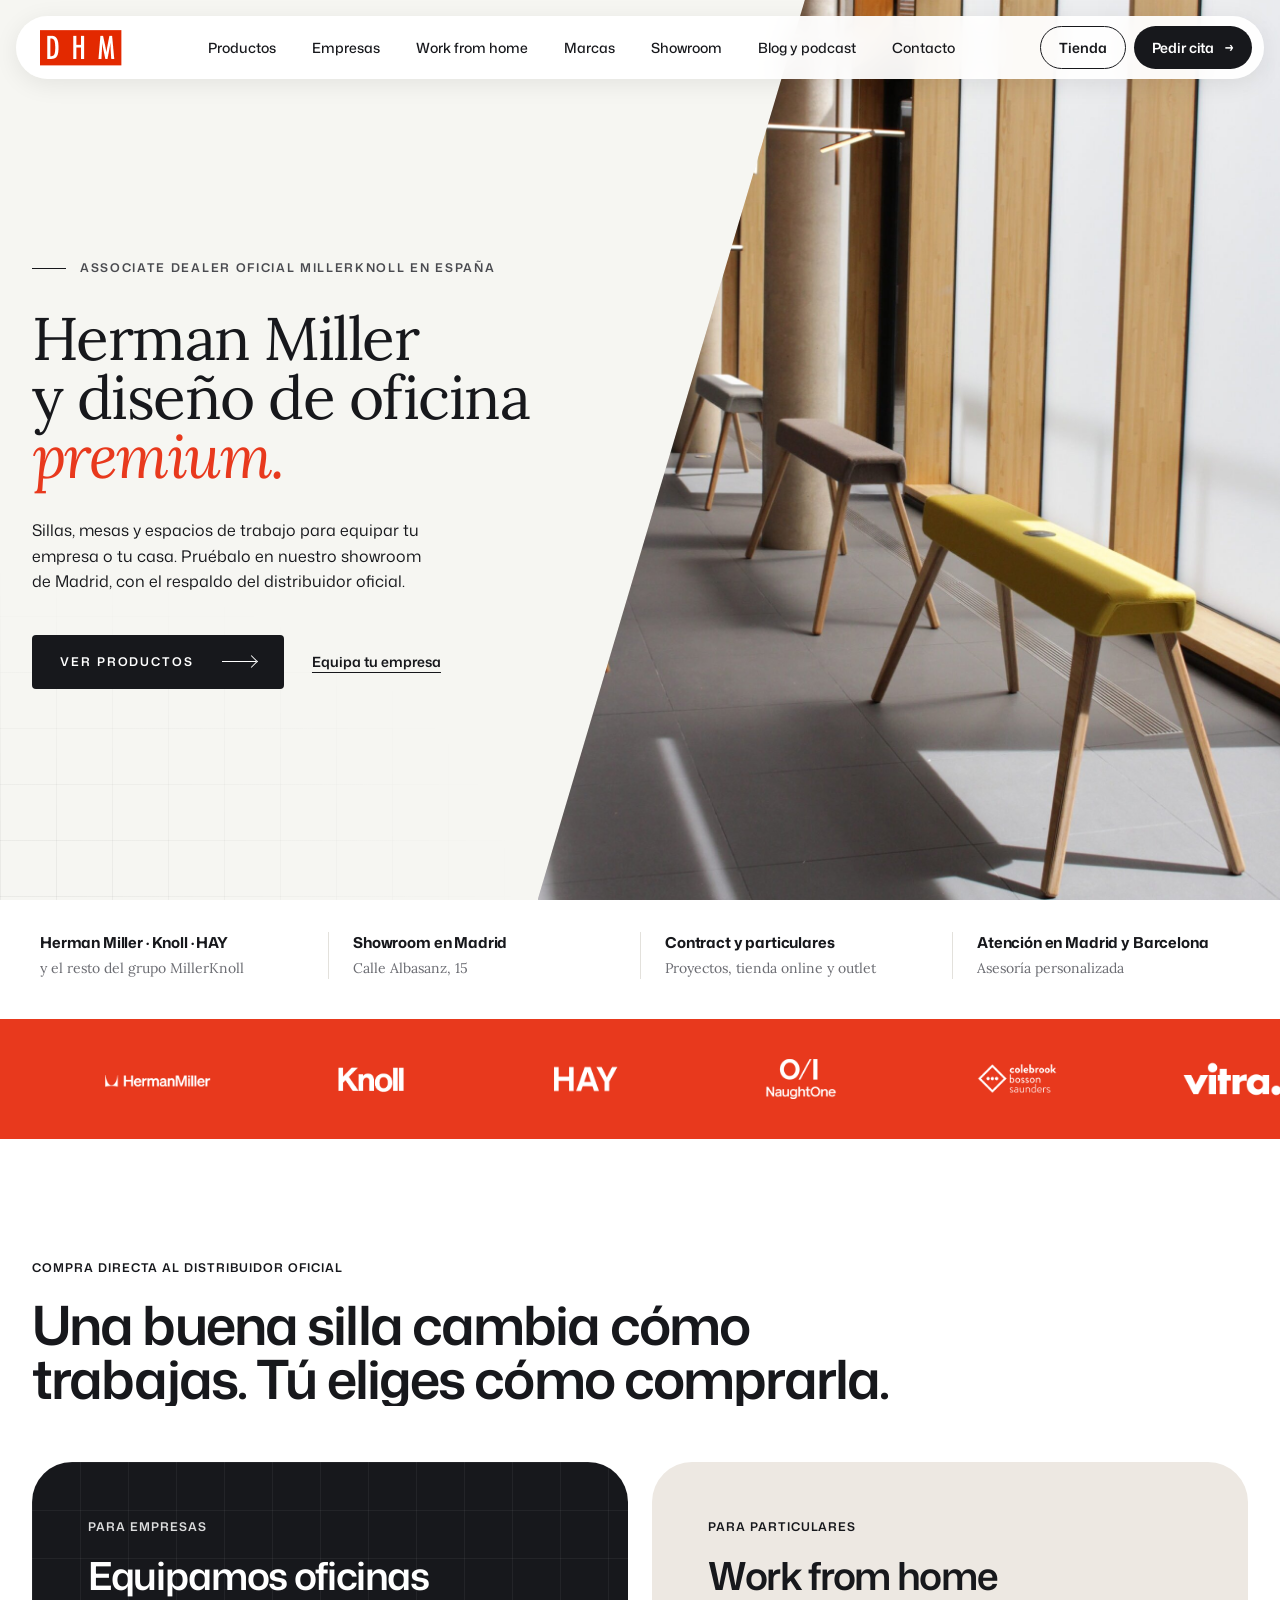
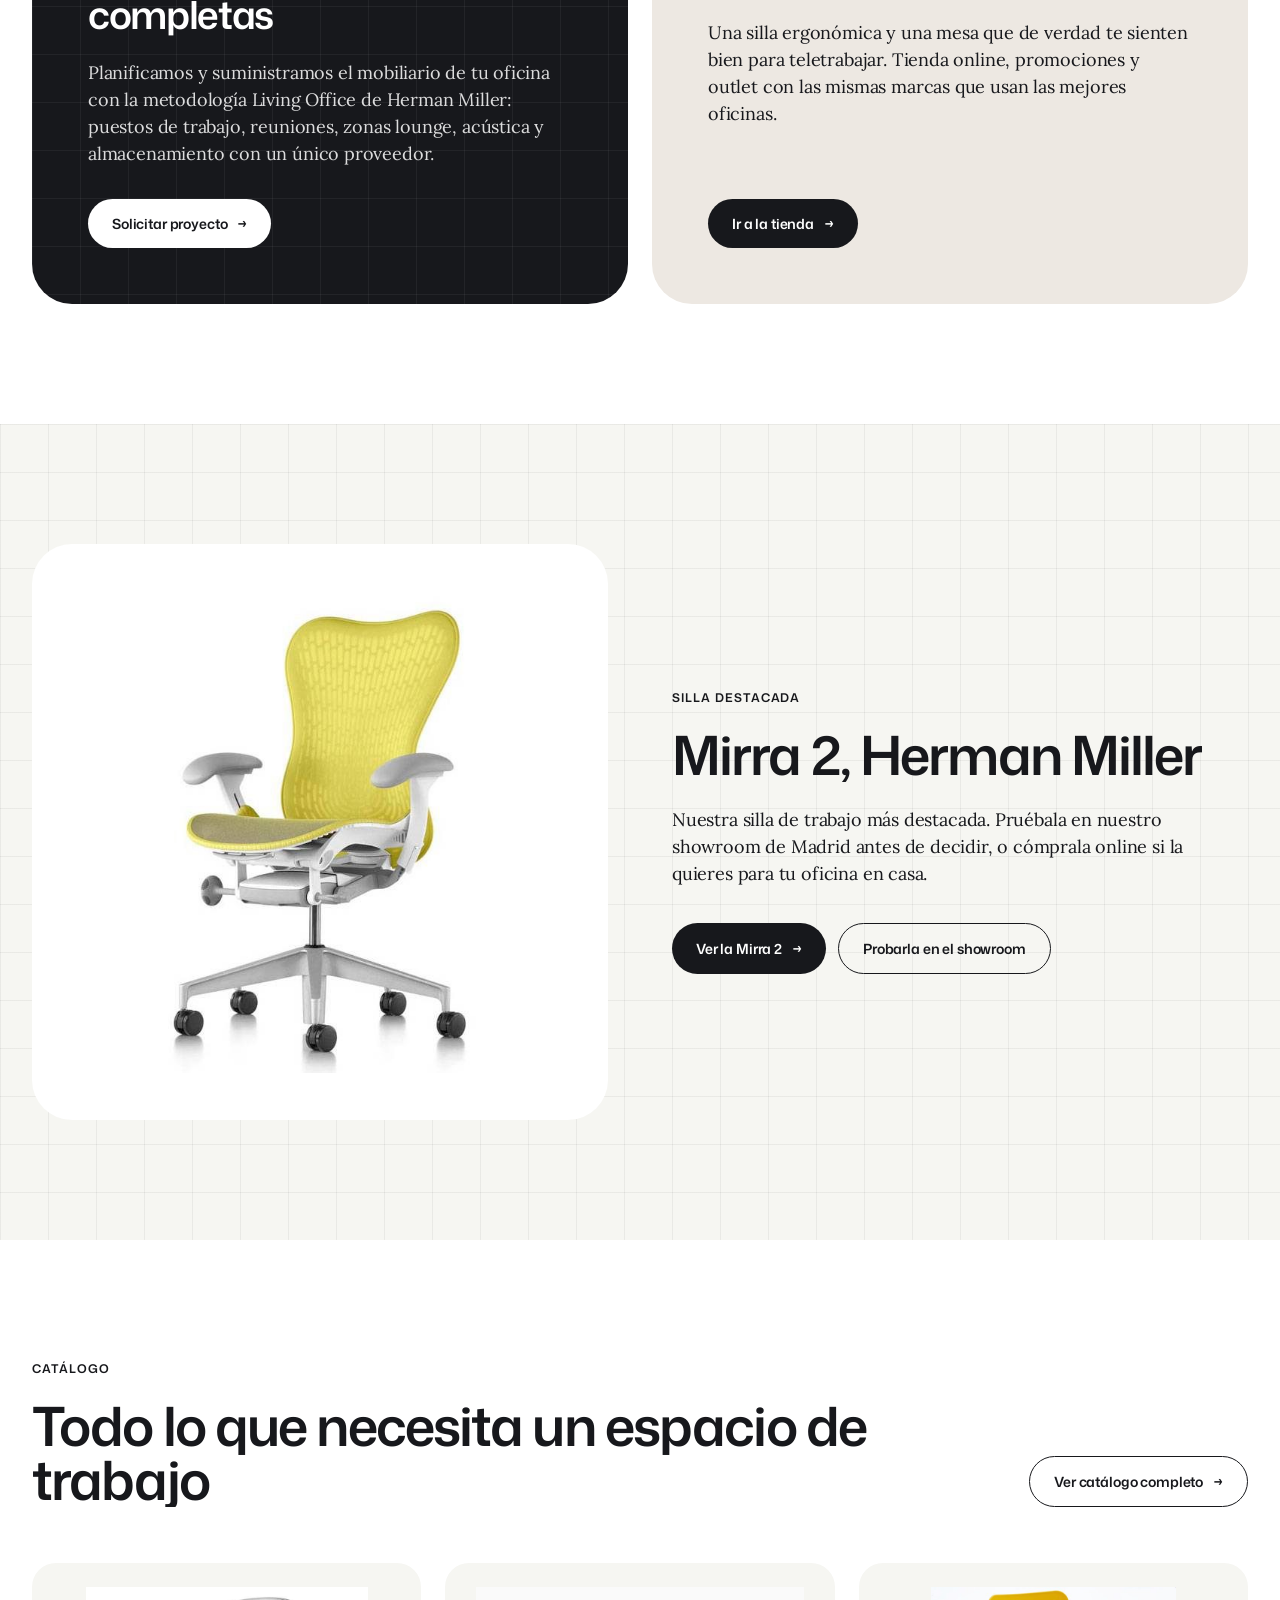
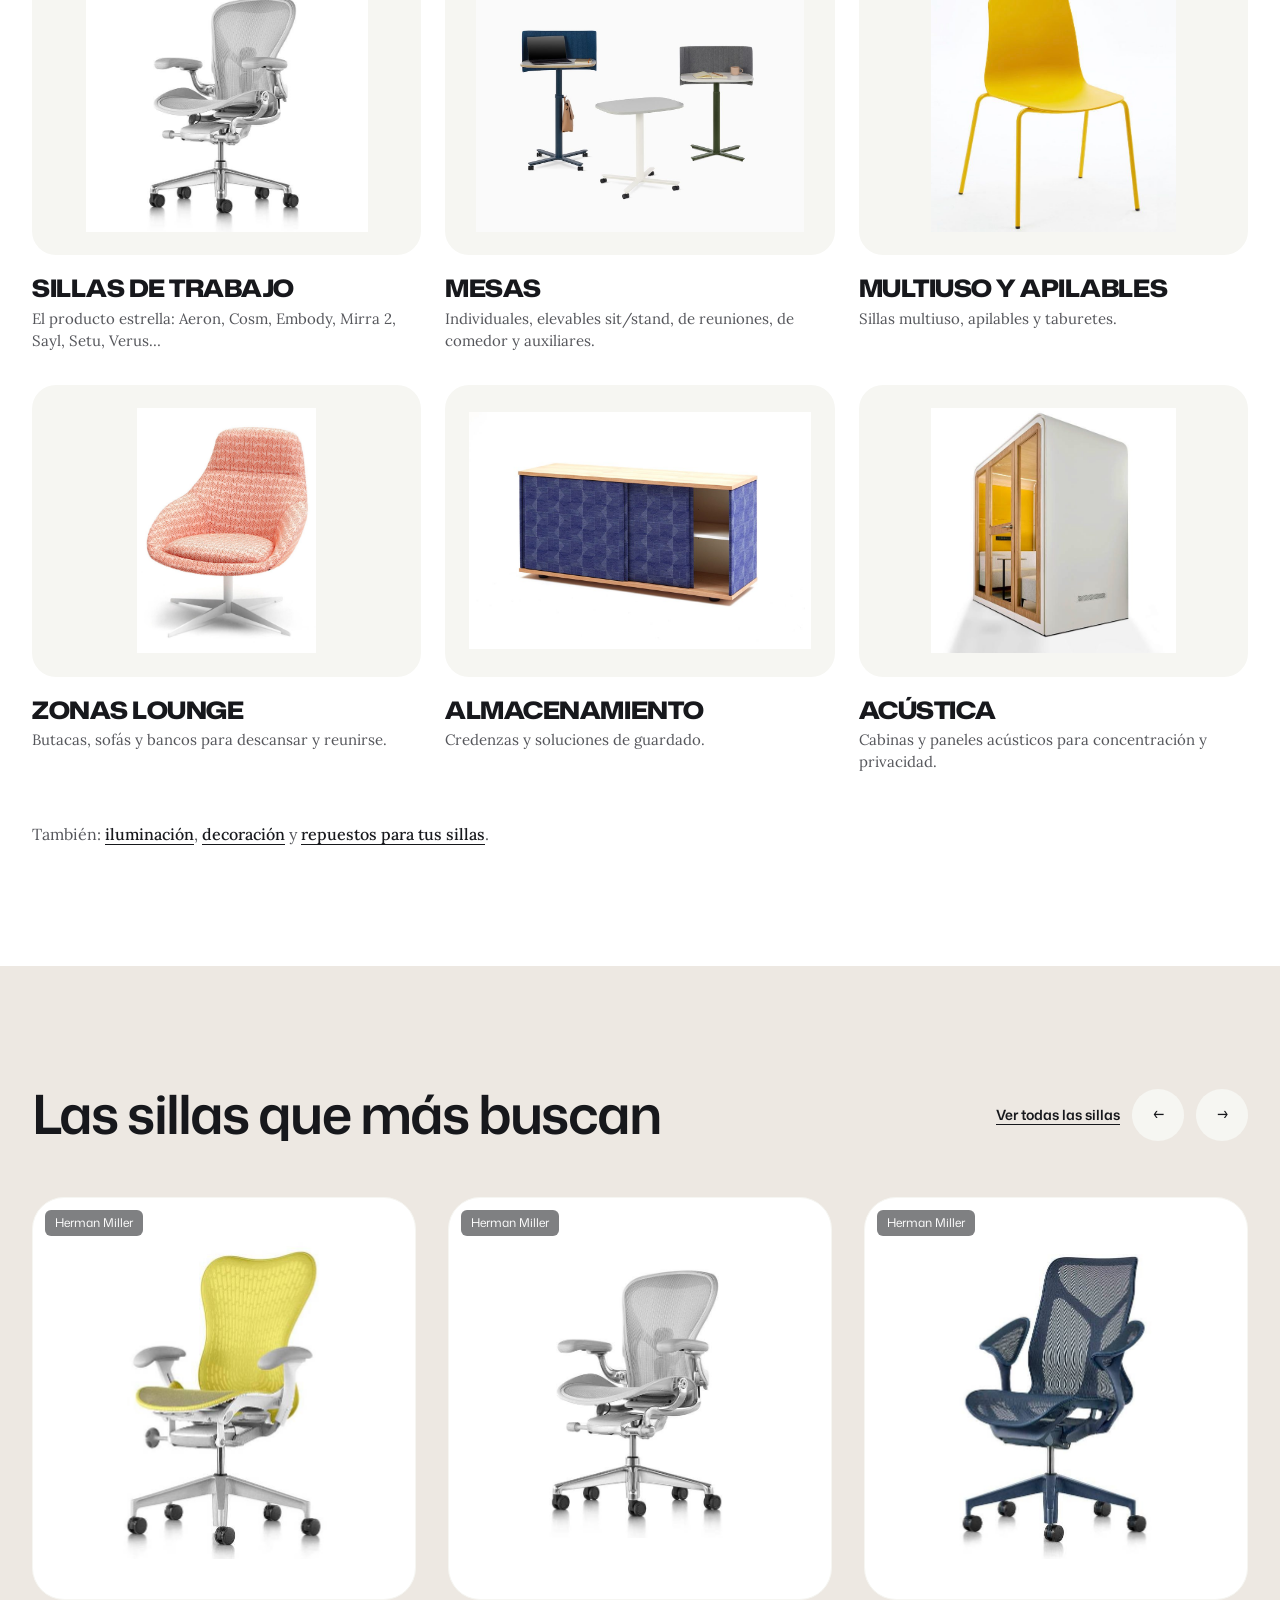
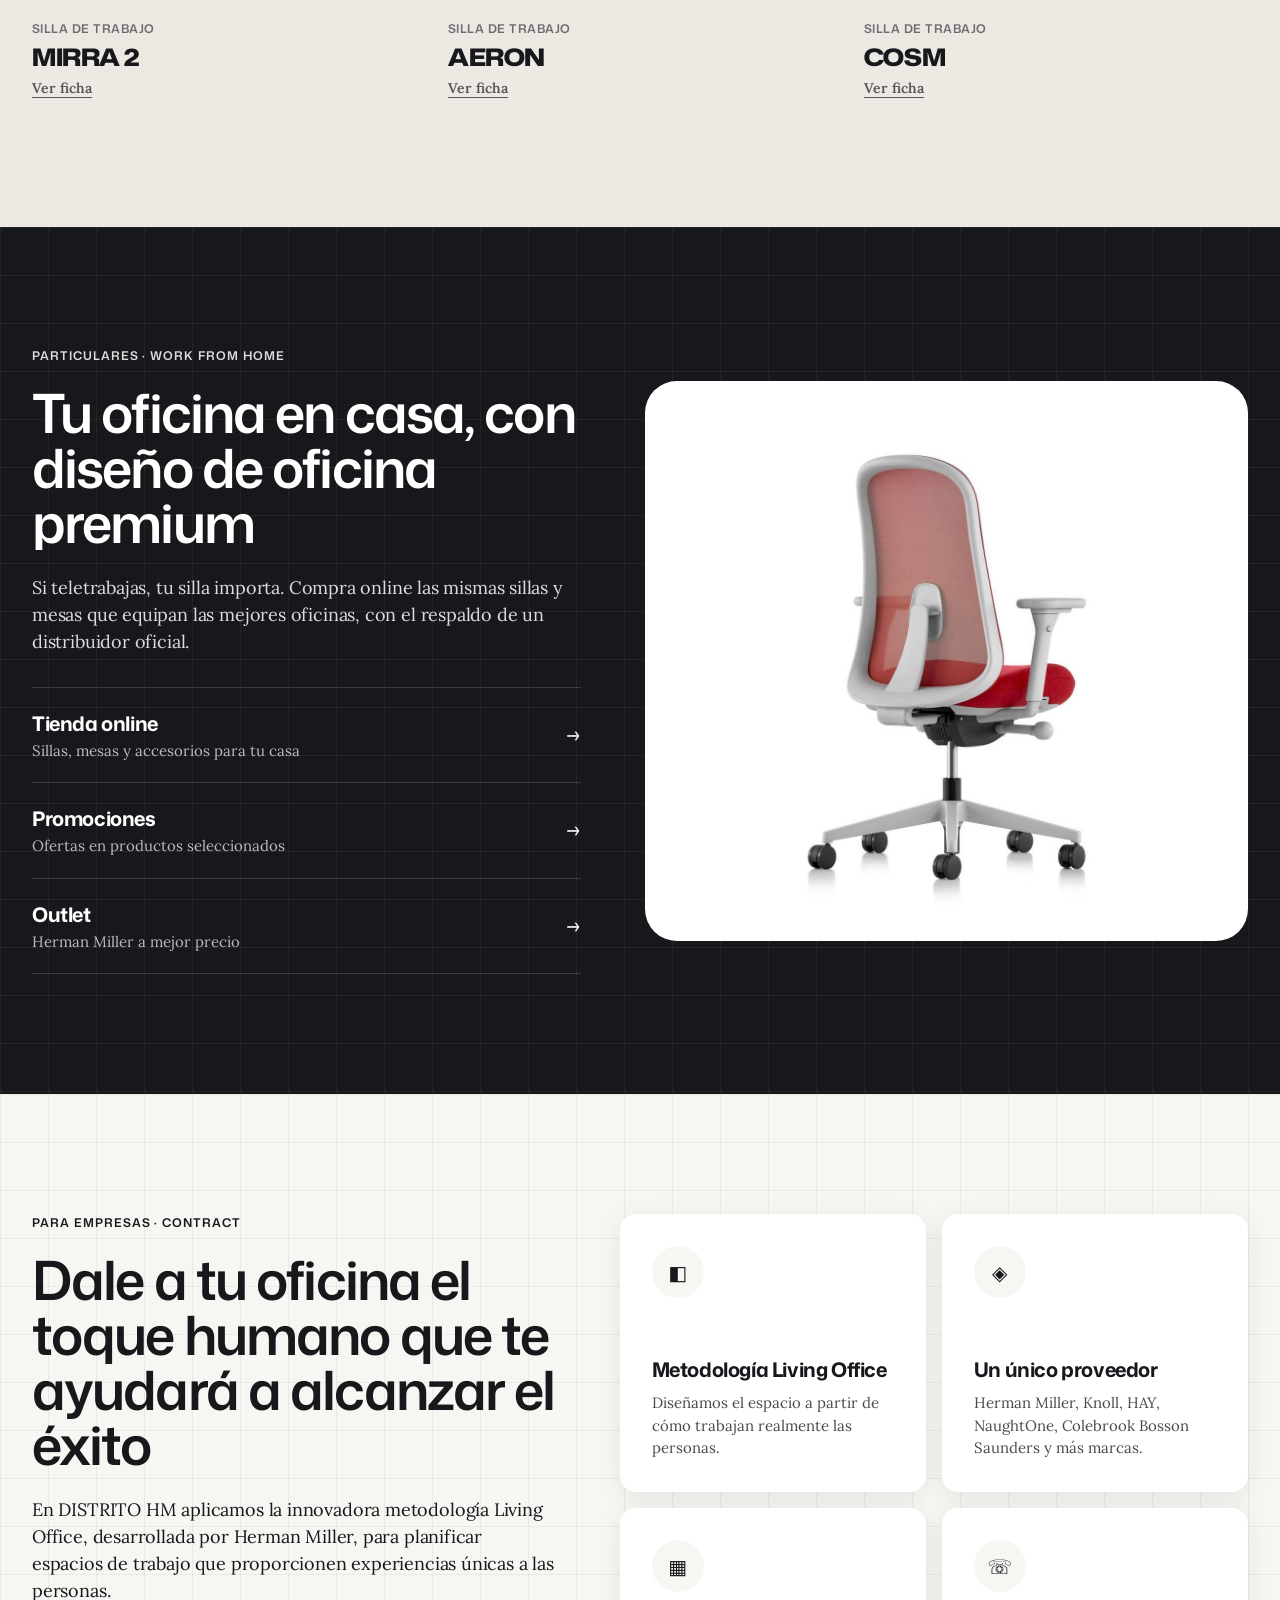
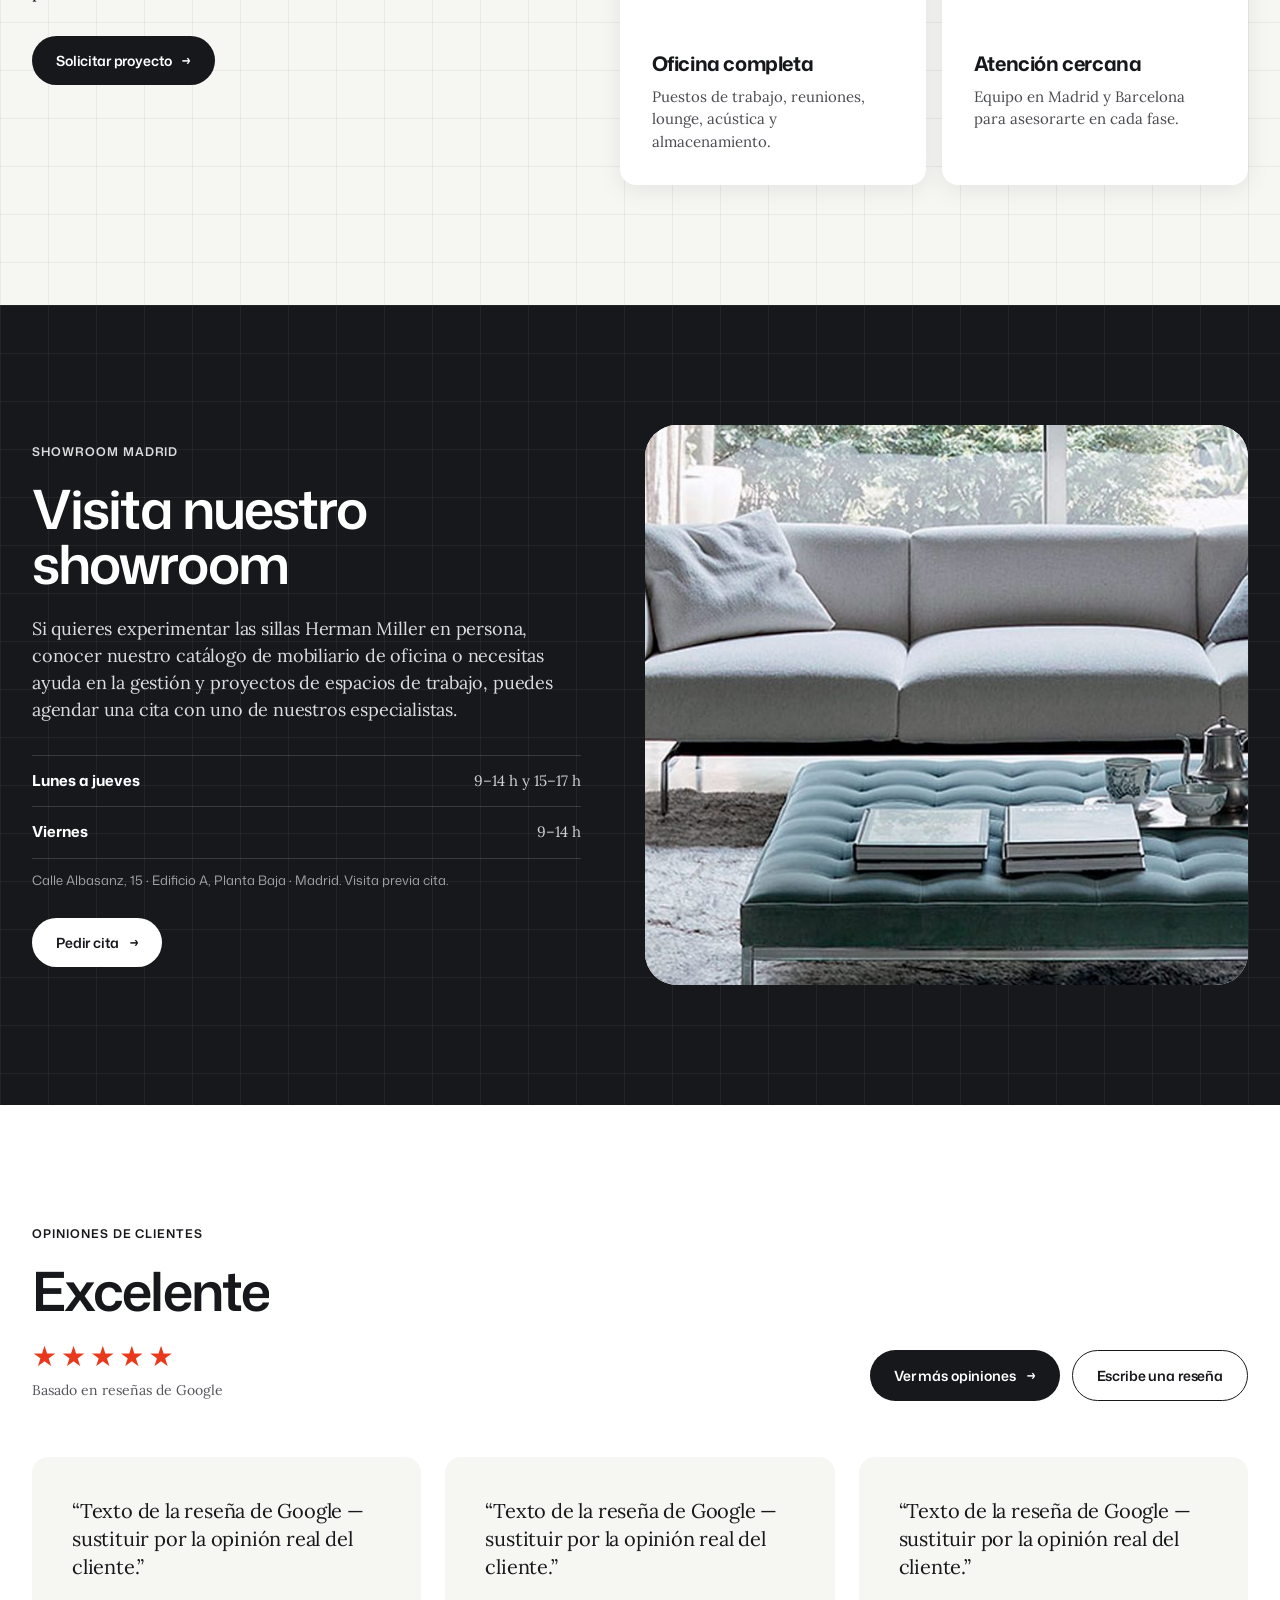
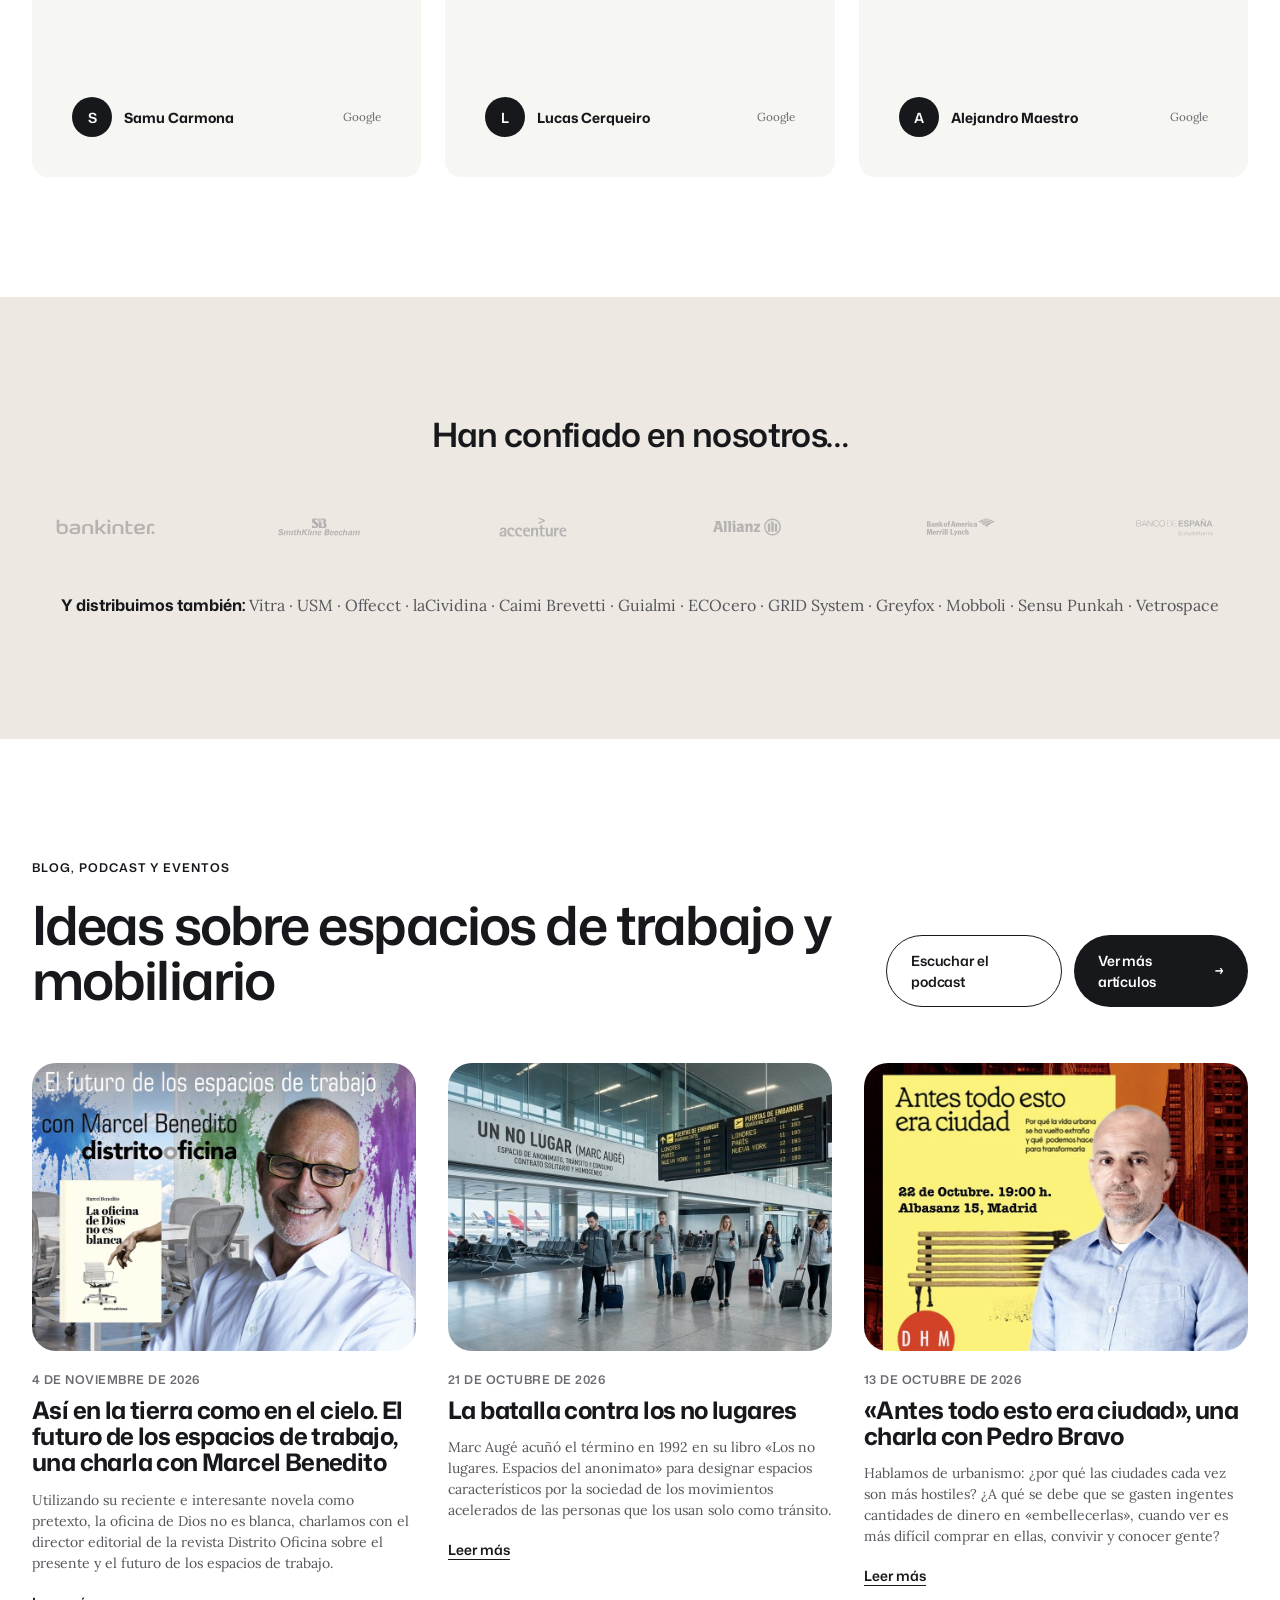
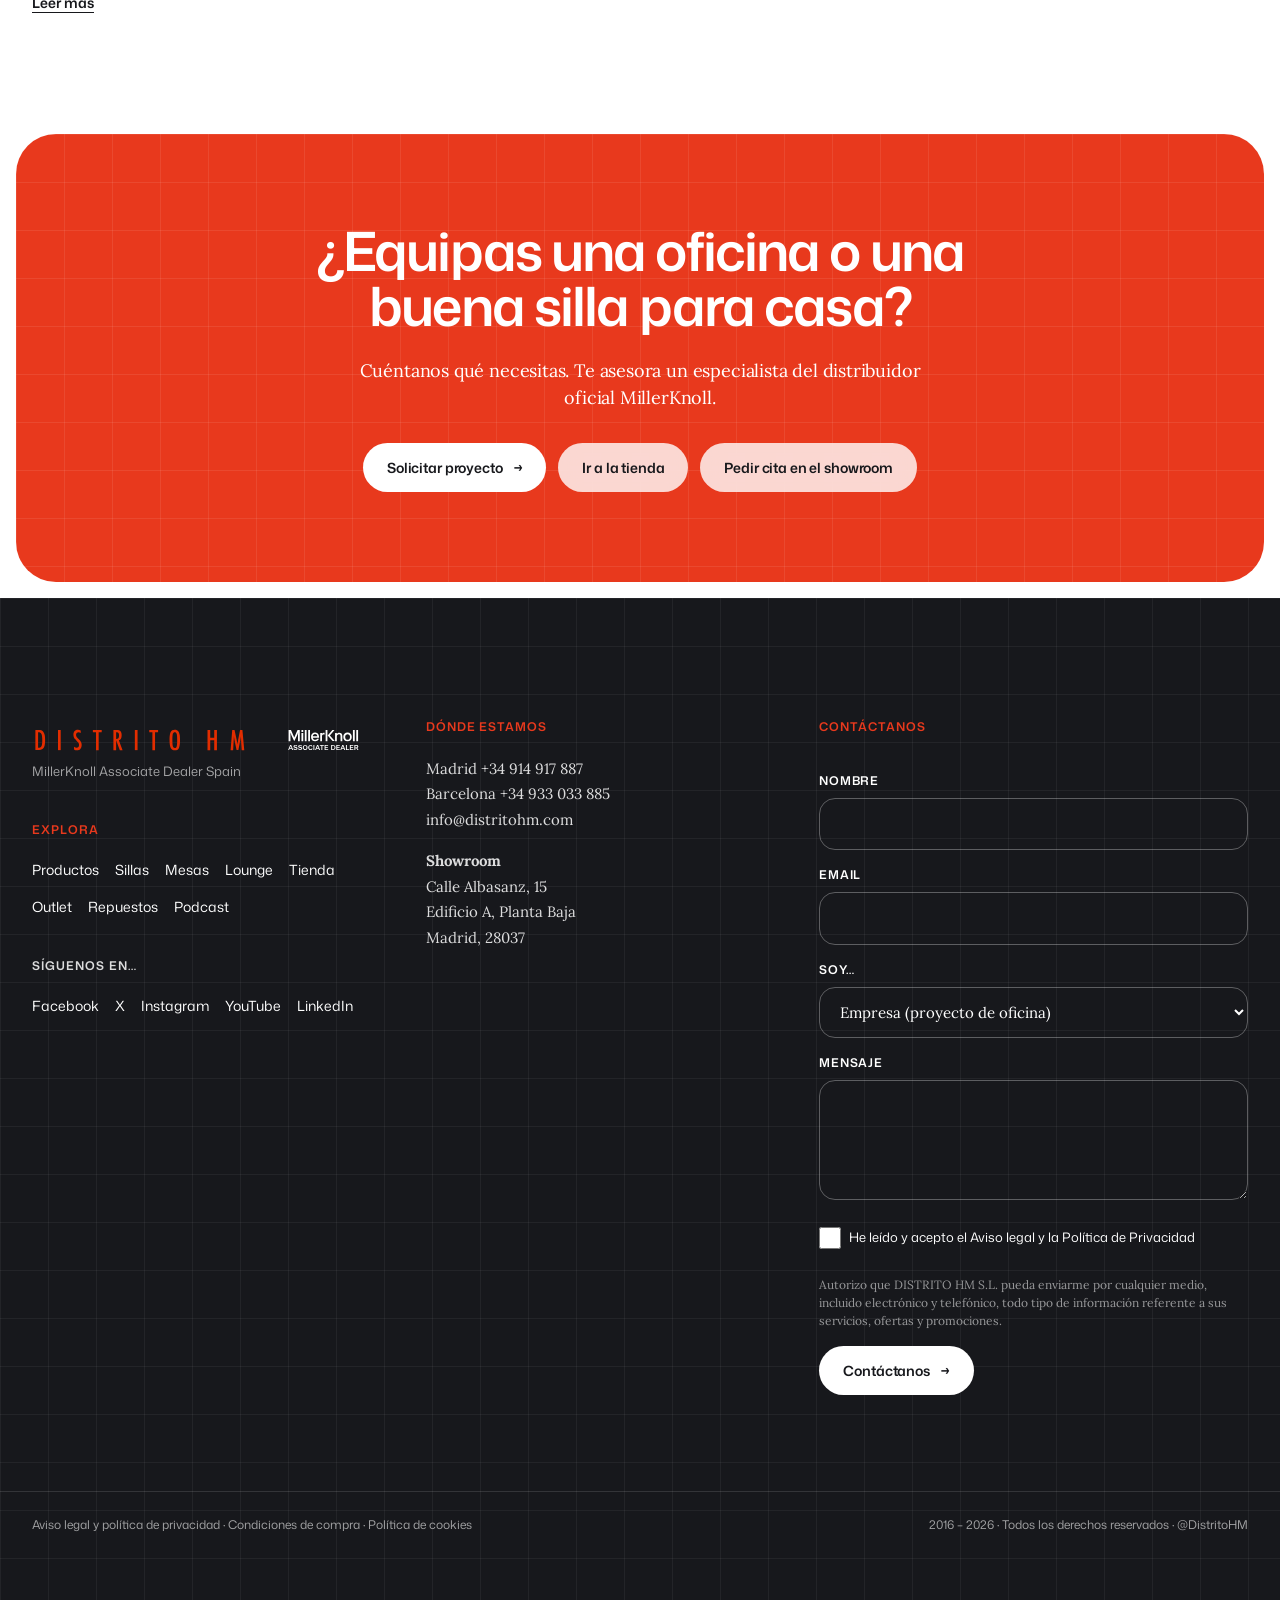
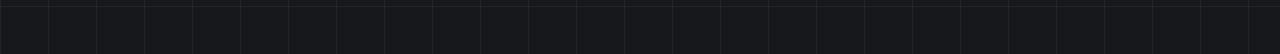
<file: index.html>
<!DOCTYPE html>
<html lang="es">
<head>
<meta charset="utf-8">
<meta name="viewport" content="width=device-width, initial-scale=1">
<title>Distrito HM — Propuesta de diseño web | Growth Digital</title>
<meta name="description" content="Propuesta de rediseño web para Distrito HM, distribuidor oficial MillerKnoll en España: Herman Miller, Knoll y HAY, con catálogo, fichas de producto y showroom en Madrid. Por Growth Digital.">
<meta name="robots" content="noindex, nofollow">
<link rel="icon" type="image/png" href="assets/favicon.png">
<link rel="apple-touch-icon" href="assets/favicon.png">
<meta name="theme-color" content="#e8391d">
<meta property="og:type" content="website">
<meta property="og:site_name" content="Distrito HM · Propuesta de Growth Digital">
<meta property="og:locale" content="es_ES">
<meta property="og:title" content="Distrito HM — Propuesta de diseño web | Growth Digital">
<meta property="og:description" content="Propuesta de rediseño web para Distrito HM, distribuidor oficial MillerKnoll en España: Herman Miller, Knoll y HAY, con catálogo, fichas de producto y showroom en Madrid. Por Growth Digital.">
<meta property="og:url" content="https://distrito-hm-propuesta.pages.dev/">
<meta property="og:image" content="https://distrito-hm-propuesta.pages.dev/assets/og-propuesta.jpg">
<meta property="og:image:width" content="1200">
<meta property="og:image:height" content="630">
<meta property="og:image:alt" content="Propuesta de web para Distrito HM: Herman Miller y diseño de oficina premium">
<meta name="twitter:card" content="summary_large_image">
<meta name="twitter:title" content="Distrito HM — Propuesta de diseño web | Growth Digital">
<meta name="twitter:description" content="Propuesta de rediseño web para Distrito HM, distribuidor oficial MillerKnoll en España: Herman Miller, Knoll y HAY, con catálogo, fichas de producto y showroom en Madrid. Por Growth Digital.">
<meta name="twitter:image" content="https://distrito-hm-propuesta.pages.dev/assets/og-propuesta.jpg">
<link rel="preconnect" href="https://fonts.googleapis.com">
<link rel="preconnect" href="https://fonts.gstatic.com" crossorigin>
<link href="https://fonts.googleapis.com/css2?family=Lora:ital,wght@0,400;0,500;1,400&family=Mona+Sans:wdth,wght@75..125,200..900&display=swap" rel="stylesheet">
<link rel="stylesheet" href="styles.css">
</head>
<body>

<header class="nav" id="nav">
  <div class="nav__inner">
    <a class="logo" href="#top" aria-label="Distrito HM"><img src="assets/logos/dhm-mark.png" alt="Distrito HM" height="36"></a>
    <nav class="nav__links" id="navLinks" aria-label="Principal">
      <a href="productos.html">Productos</a>
      <a href="#empresas">Empresas</a>
      <a href="#wfh">Work from home</a>
      <a href="#marcas">Marcas</a>
      <a href="#showroom">Showroom</a>
      <a href="#blog">Blog y podcast</a>
      <a href="#contacto">Contacto</a>
    </nav>
    <div class="nav__cta">
      <a class="btn btn--outline" href="#wfh">Tienda</a>
      <a class="btn btn--dark" href="#showroom">Pedir cita <i>→</i></a>
    </div>
    <button class="burger" id="burger" aria-label="Abrir menú" aria-expanded="false"><span></span><span></span></button>
  </div>
</header>

<main id="top">

<!-- HERO · split con imagen diagonal -->
<section class="hero2" aria-label="Distrito HM, distribuidor oficial MillerKnoll en España">
  <div class="hero2__grid" aria-hidden="true"></div>
  <div class="wrap hero2__inner">
    <div class="hero2__copy">
      <p class="hero2__eyebrow"><i></i>Associate Dealer oficial MillerKnoll en España</p>
      <h1 class="hero2__title"><span>Herman Miller</span><span>y diseño de oficina</span><span><em>premium.</em></span></h1>
      <p class="hero2__text">Sillas, mesas y espacios de trabajo para equipar tu empresa o tu casa. Pruébalo en nuestro showroom de Madrid, con el respaldo del distribuidor oficial.</p>
      <div class="hero2__actions">
        <a class="btn btn--dark hero2__btn" href="productos.html">Ver productos <span class="arrow" aria-hidden="true"></span></a>
        <a class="hero2__link" href="#vias">Equipa tu empresa</a>
      </div>
    </div>
  </div>
  <div class="hero2__media">
    <img src="assets/img/hero.jpg" alt="Espacio de trabajo con taburetes Greyfox, listones de madera y luz natural" width="1707" height="1835" fetchpriority="high">
  </div>
</section>
<ul class="trust">
  <li><b>Herman Miller · Knoll · HAY</b><span>y el resto del grupo MillerKnoll</span></li>
  <li><b>Showroom en Madrid</b><span>Calle Albasanz, 15</span></li>
  <li><b>Contract y particulares</b><span>Proyectos, tienda online y outlet</span></li>
  <li><b>Atención en Madrid y Barcelona</b><span>Asesoría personalizada</span></li>
</ul>

<!-- MARCAS -->
<section class="brands" id="marcas" aria-label="Marcas">
  <div class="marquee">
    <div class="marquee__track">
      <img src="assets/logos/hermanmiller.png" alt="Herman Miller"><img src="assets/logos/knoll.png" alt="Knoll"><img src="assets/logos/hay.png" alt="HAY"><img src="assets/logos/naughtone.png" alt="NaughtOne"><img src="assets/logos/colebrook.png" alt="Colebrook Bosson Saunders"><img src="assets/logos/vitra.png" alt="Vitra"><img src="assets/logos/usm.png" alt="USM"><img src="assets/logos/offecct.png" alt="Offecct"><img src="assets/logos/guialmi.png" alt="Guialmi"><img src="assets/logos/eco.png" alt="ECOcero"><img src="assets/logos/greyfox.png" alt="Greyfox">
      <img src="assets/logos/hermanmiller.png" alt="" aria-hidden="true"><img src="assets/logos/knoll.png" alt="" aria-hidden="true"><img src="assets/logos/hay.png" alt="" aria-hidden="true"><img src="assets/logos/naughtone.png" alt="" aria-hidden="true"><img src="assets/logos/colebrook.png" alt="" aria-hidden="true"><img src="assets/logos/vitra.png" alt="" aria-hidden="true"><img src="assets/logos/usm.png" alt="" aria-hidden="true"><img src="assets/logos/offecct.png" alt="" aria-hidden="true"><img src="assets/logos/guialmi.png" alt="" aria-hidden="true"><img src="assets/logos/eco.png" alt="" aria-hidden="true"><img src="assets/logos/greyfox.png" alt="" aria-hidden="true">
    </div>
  </div>
</section>

<!-- DOS VÍAS -->
<section class="section" id="vias">
  <div class="wrap">
    <p class="eyebrow">Compra directa al distribuidor oficial</p>
    <h2 class="h-lg reveal">Una buena silla cambia cómo trabajas. Tú eliges cómo comprarla.</h2>
    <div class="ways">
      <article class="way way--dark grid-dark">
        <p class="eyebrow eyebrow--light">Para empresas</p>
        <h3 class="h-md-l">Equipamos oficinas completas</h3>
        <p class="body body--light">Planificamos y suministramos el mobiliario de tu oficina con la metodología Living Office de Herman Miller: puestos de trabajo, reuniones, zonas lounge, acústica y almacenamiento con un único proveedor.</p>
        <a class="btn btn--light" href="#empresas">Solicitar proyecto <i>→</i></a>
      </article>
      <article class="way way--oat">
        <p class="eyebrow">Para particulares</p>
        <h3 class="h-md-l">Work from home</h3>
        <p class="body">Una silla ergonómica y una mesa que de verdad te sienten bien para teletrabajar. Tienda online, promociones y outlet con las mismas marcas que usan las mejores oficinas.</p>
        <a class="btn btn--dark" href="#wfh">Ir a la tienda <i>→</i></a>
      </article>
    </div>
  </div>
</section>

<!-- PRODUCTO ESTRELLA -->
<section class="section section--bone grid-light" id="destacado">
  <div class="wrap split split--star">
    <div class="ph ph--star"><img src="assets/img/mirra2.jpg" alt="Silla Herman Miller Mirra 2" loading="lazy"></div>
    <div>
      <p class="eyebrow">Silla destacada</p>
      <h2 class="h-lg reveal">Mirra 2, Herman Miller</h2>
      <p class="body">Nuestra silla de trabajo más destacada. Pruébala en nuestro showroom de Madrid antes de decidir, o cómprala online si la quieres para tu oficina en casa.</p>
      <div class="hero__actions">
        <a class="btn btn--dark" href="producto.html?p=mirra-2">Ver la Mirra 2 <i>→</i></a>
        <a class="btn btn--outline" href="#showroom">Probarla en el showroom</a>
      </div>
    </div>
  </div>
</section>

<!-- CATEGORÍAS -->
<section class="section" id="productos">
  <div class="wrap">
    <div class="sec-head">
      <div>
        <p class="eyebrow">Catálogo</p>
        <h2 class="h-lg reveal">Todo lo que necesita un espacio de trabajo</h2>
      </div>
      <a class="btn btn--outline" href="productos.html">Ver catálogo completo <i>→</i></a>
    </div>
    <div class="cats">
      <a class="cat cat--lg" href="productos.html#sillas"><div class="ph"><img src="assets/img/aeron.jpg" alt="Silla de trabajo Aeron" loading="lazy"></div><h3 class="wide">Sillas de trabajo</h3><p>El producto estrella: Aeron, Cosm, Embody, Mirra 2, Sayl, Setu, Verus…</p></a>
      <a class="cat" href="productos.html#mesas"><div class="ph"><img src="assets/img/cat-sitstand.jpg" alt="Mesa elevable sit/stand" loading="lazy"></div><h3 class="wide">Mesas</h3><p>Individuales, elevables sit/stand, de reuniones, de comedor y auxiliares.</p></a>
      <a class="cat" href="productos.html#multiuso"><div class="ph"><img src="assets/img/cat-multiuso.jpg" alt="Silla multiuso" loading="lazy"></div><h3 class="wide">Multiuso y apilables</h3><p>Sillas multiuso, apilables y taburetes.</p></a>
      <a class="cat" href="productos.html#lounge"><div class="ph"><img src="assets/img/cat-lounge.jpg" alt="Silla lounge" loading="lazy"></div><h3 class="wide">Zonas lounge</h3><p>Butacas, sofás y bancos para descansar y reunirse.</p></a>
      <a class="cat" href="productos.html#almacenamiento"><div class="ph"><img src="assets/img/cat-almacenamiento.jpg" alt="Almacenamiento" loading="lazy"></div><h3 class="wide">Almacenamiento</h3><p>Credenzas y soluciones de guardado.</p></a>
      <a class="cat" href="productos.html#acustica"><div class="ph"><img src="assets/img/cat-acustica.jpg" alt="Cabina acústica" loading="lazy"></div><h3 class="wide">Acústica</h3><p>Cabinas y paneles acústicos para concentración y privacidad.</p></a>
    </div>
    <p class="more">También: <a href="productos.html#iluminacion">iluminación</a>, <a href="productos.html#decoracion">decoración</a> y <a href="productos.html#repuestos">repuestos para tus sillas</a>.</p>
  </div>
</section>

<!-- SILLAS (carrusel) -->
<section class="section section--oat" id="sillas">
  <div class="wrap">
    <div class="sec-head">
      <h2 class="h-lg reveal">Las sillas que más buscan</h2>
      <div class="sec-head__side">
        <a class="link" href="productos.html#sillas">Ver todas las sillas</a>
        <button class="circle" data-dir="-1" aria-label="Anterior">←</button>
        <button class="circle" data-dir="1" aria-label="Siguiente">→</button>
      </div>
    </div>
    <div class="cards" id="cards">
      <article class="card"><div class="ph ph--prod"><img src="assets/img/mirra2.jpg" alt="Mirra 2" loading="lazy"><span class="tag">Herman Miller</span></div><p class="meta">SILLA DE TRABAJO</p><h3 class="wide">Mirra 2</h3><p class="body-sm"><a href="producto.html?p=mirra-2" class="link">Ver ficha</a></p></article>
      <article class="card"><div class="ph ph--prod"><img src="assets/img/aeron.jpg" alt="Aeron" loading="lazy"><span class="tag">Herman Miller</span></div><p class="meta">SILLA DE TRABAJO</p><h3 class="wide">Aeron</h3><p class="body-sm"><a href="producto.html?p=aeron" class="link">Ver ficha</a></p></article>
      <article class="card"><div class="ph ph--prod"><img src="assets/img/cosm.jpg" alt="Cosm" loading="lazy"><span class="tag">Herman Miller</span></div><p class="meta">SILLA DE TRABAJO</p><h3 class="wide">Cosm</h3><p class="body-sm"><a href="producto.html?p=cosm" class="link">Ver ficha</a></p></article>
      <article class="card"><div class="ph ph--prod"><img src="assets/img/embody.jpg" alt="Embody" loading="lazy"><span class="tag">Herman Miller</span></div><p class="meta">SILLA DE TRABAJO</p><h3 class="wide">Embody</h3><p class="body-sm"><a href="producto.html?p=embody" class="link">Ver ficha</a></p></article>
      <article class="card"><div class="ph ph--prod"><img src="assets/img/sayl.jpg" alt="Sayl" loading="lazy"><span class="tag">Herman Miller</span></div><p class="meta">SILLA DE TRABAJO</p><h3 class="wide">Sayl</h3><p class="body-sm"><a href="producto.html?p=sayl" class="link">Ver ficha</a></p></article>
      <article class="card"><div class="ph ph--prod"><img src="assets/img/setu.jpg" alt="Setu" loading="lazy"><span class="tag">Herman Miller</span></div><p class="meta">SILLA DE TRABAJO</p><h3 class="wide">Setu</h3><p class="body-sm"><a href="https://distritohm.com/productos/sillas-de-trabajo/" target="_blank" rel="noopener" class="link">Ver ficha</a></p></article>
      <article class="card"><div class="ph ph--prod"><img src="assets/img/verus.jpg" alt="Verus" loading="lazy"><span class="tag">Herman Miller</span></div><p class="meta">SILLA DE TRABAJO</p><h3 class="wide">Verus</h3><p class="body-sm"><a href="https://distritohm.com/productos/sillas-de-trabajo/" target="_blank" rel="noopener" class="link">Ver ficha</a></p></article>
      <article class="card"><div class="ph ph--prod"><img src="assets/img/knoll-lissoni.jpg" alt="Knoll Lissoni" loading="lazy"><span class="tag">Knoll</span></div><p class="meta">SILLA DE DIRECCIÓN</p><h3 class="wide">KN02 / KN03</h3><p class="body-sm"><a href="https://distritohm.com/portfolio-productos/kn02-y-kn03-coleccion-kn/" target="_blank" rel="noopener" class="link">Ver ficha</a></p></article>
    </div>
  </div>
</section>

<!-- WORK FROM HOME (B2C) -->
<section class="section section--dark grid-dark" id="wfh">
  <div class="wrap split">
    <div class="split__copy">
      <p class="eyebrow eyebrow--light">Particulares · Work from home</p>
      <h2 class="h-lg reveal">Tu oficina en casa, con diseño de oficina premium</h2>
      <p class="body body--light">Si teletrabajas, tu silla importa. Compra online las mismas sillas y mesas que equipan las mejores oficinas, con el respaldo de un distribuidor oficial.</p>
      <ul class="shop-links">
        <li><a href="#comprar" data-proposal><b>Tienda online</b><span>Sillas, mesas y accesorios para tu casa</span><i>→</i></a></li>
        <li><a href="#comprar" data-proposal><b>Promociones</b><span>Ofertas en productos seleccionados</span><i>→</i></a></li>
        <li><a href="#comprar" data-proposal><b>Outlet</b><span>Herman Miller a mejor precio</span><i>→</i></a></li>
      </ul>
    </div>
    <div class="ph ph--wfh"><img src="assets/img/wfh-lino.jpg" alt="Silla Herman Miller para trabajar en casa" loading="lazy"></div>
  </div>
</section>

<!-- EMPRESAS (B2B / Living Office) -->
<section class="section section--bone grid-light" id="empresas">
  <div class="wrap split split--features">
    <div>
      <p class="eyebrow">Para empresas · Contract</p>
      <h2 class="h-lg reveal">Dale a tu oficina el toque humano que te ayudará a alcanzar el éxito</h2>
      <p class="body">En DISTRITO HM aplicamos la innovadora metodología Living Office, desarrollada por Herman Miller, para planificar espacios de trabajo que proporcionen experiencias únicas a las personas.</p>
      <a class="btn btn--dark" href="#contacto">Solicitar proyecto <i>→</i></a>
    </div>
    <div class="feat">
      <div class="feat__card"><span class="ico">◧</span><h3>Metodología Living Office</h3><p>Diseñamos el espacio a partir de cómo trabajan realmente las personas.</p></div>
      <div class="feat__card"><span class="ico">◈</span><h3>Un único proveedor</h3><p>Herman Miller, Knoll, HAY, NaughtOne, Colebrook Bosson Saunders y más marcas.</p></div>
      <div class="feat__card"><span class="ico">▦</span><h3>Oficina completa</h3><p>Puestos de trabajo, reuniones, lounge, acústica y almacenamiento.</p></div>
      <div class="feat__card"><span class="ico">☏</span><h3>Atención cercana</h3><p>Equipo en Madrid y Barcelona para asesorarte en cada fase.</p></div>
    </div>
  </div>
</section>

<!-- SHOWROOM -->
<section class="section section--dark grid-dark" id="showroom">
  <div class="wrap split">
    <div class="split__copy">
      <p class="eyebrow eyebrow--light">Showroom Madrid</p>
      <h2 class="h-lg reveal">Visita nuestro showroom</h2>
      <p class="body body--light">Si quieres experimentar las sillas Herman Miller en persona, conocer nuestro catálogo de mobiliario de oficina o necesitas ayuda en la gestión y proyectos de espacios de trabajo, puedes agendar una cita con uno de nuestros especialistas.</p>
      <ul class="hours">
        <li><b>Lunes a jueves</b><span>9–14 h y 15–17 h</span></li>
        <li><b>Viernes</b><span>9–14 h</span></li>
      </ul>
      <p class="note">Calle Albasanz, 15 · Edificio A, Planta Baja · Madrid. Visita previa cita.</p>
      <a class="btn btn--light" href="#contacto">Pedir cita <i>→</i></a>
    </div>
    <div class="ph ph--showroom"><img src="assets/img/living.jpg" alt="Zona de descanso Knoll en el showroom" loading="lazy"></div>
  </div>
</section>

<!-- OPINIONES -->
<section class="section" id="opiniones">
  <div class="wrap">
    <div class="rating">
      <div>
        <p class="eyebrow">Opiniones de clientes</p>
        <h2 class="h-lg reveal">Excelente</h2>
        <p class="stars" aria-label="5 estrellas">★★★★★</p>
        <p class="body-sm">Basado en reseñas de Google</p>
      </div>
      <div class="actions">
        <a class="btn btn--dark" href="https://distritohm.com/opiniones-sobre-distrito-hm-representante-oficial-herman-miller/" target="_blank" rel="noopener">Ver más opiniones <i>→</i></a>
        <a class="btn btn--outline" href="https://www.google.com/search?q=Distrito+HM+%7C+Representante+Oficial+Herman+Miller" target="_blank" rel="noopener">Escribe una reseña</a>
      </div>
    </div>
    <div class="reviews">
      <figure class="review"><blockquote>“Texto de la reseña de Google — sustituir por la opinión real del cliente.”</blockquote><figcaption><span class="avatar">S</span><b>Samu Carmona</b><small>Google</small></figcaption></figure>
      <figure class="review"><blockquote>“Texto de la reseña de Google — sustituir por la opinión real del cliente.”</blockquote><figcaption><span class="avatar">L</span><b>Lucas Cerqueiro</b><small>Google</small></figcaption></figure>
      <figure class="review"><blockquote>“Texto de la reseña de Google — sustituir por la opinión real del cliente.”</blockquote><figcaption><span class="avatar">A</span><b>Alejandro Maestro</b><small>Google</small></figcaption></figure>
    </div>
  </div>
</section>

<!-- CLIENTES + OTRAS MARCAS -->
<section class="section section--oat clients" aria-label="Clientes">
  <div class="wrap">
    <h2 class="h-md">Han confiado en nosotros…</h2>
    <ul class="logos">
      <li><img src="assets/clients/bankinter.svg" alt="Bankinter" loading="lazy"></li><li><img src="assets/clients/smithkline-beecham.svg" alt="SmithKline Beecham" loading="lazy"></li><li><img src="assets/clients/accenture.svg" alt="Accenture" loading="lazy"></li><li><img src="assets/clients/allianz.svg" alt="Allianz" loading="lazy"></li><li><img src="assets/clients/bank-of-america.svg" alt="Bank of America" loading="lazy"></li><li><img src="assets/clients/banco-de-espana.svg" alt="Banco de España" loading="lazy"></li>
    </ul>
    <p class="otras"><b>Y distribuimos también:</b> Vitra · USM · Offecct · laCividina · Caimi Brevetti · Guialmi · ECOcero · GRID System · Greyfox · Mobboli · Sensu Punkah · Vetrospace</p>
  </div>
</section>

<!-- BLOG -->
<section class="section" id="blog">
  <div class="wrap">
    <div class="sec-head">
      <div>
        <p class="eyebrow">Blog, podcast y eventos</p>
        <h2 class="h-lg reveal">Ideas sobre espacios de trabajo y mobiliario</h2>
      </div>
      <div class="actions"><a class="btn btn--outline" href="https://distritohm.com/podcast/" target="_blank" rel="noopener">Escuchar el podcast</a><a class="btn btn--dark" href="https://distritohm.com/blog/" target="_blank" rel="noopener">Ver más artículos <i>→</i></a></div>
    </div>
    <div class="posts">
      <article class="post"><div class="ph ph--post"><img src="assets/img/blog-marcel.jpg" alt="Marcel Benedito" loading="lazy"></div><p class="meta">4 DE NOVIEMBRE DE 2026</p><h3>Así en la tierra como en el cielo. El futuro de los espacios de trabajo, una charla con Marcel Benedito</h3><p class="body-sm">Utilizando su reciente e interesante novela como pretexto, la oficina de Dios no es blanca, charlamos con el director editorial de la revista Distrito Oficina sobre el presente y el futuro de los espacios de trabajo.</p><a class="link" href="https://distritohm.com/asi-en-la-tierra-como-en-el-cielo-el-futuro-de-los-espacios-de-trabajo-una-charla-con-marcel-benedito/" target="_blank" rel="noopener">Leer más</a></article>
      <article class="post"><div class="ph ph--post"><img src="assets/img/blog-nolugar.jpg" alt="Aeropuerto, un no lugar" loading="lazy"></div><p class="meta">21 DE OCTUBRE DE 2026</p><h3>La batalla contra los no lugares</h3><p class="body-sm">Marc Augé acuñó el término en 1992 en su libro «Los no lugares. Espacios del anonimato» para designar espacios característicos por la sociedad de los movimientos acelerados de las personas que los usan solo como tránsito.</p><a class="link" href="https://distritohm.com/la-batalla-contra-los-no-lugares/" target="_blank" rel="noopener">Leer más</a></article>
      <article class="post"><div class="ph ph--post"><img src="assets/img/blog-pedrobravo.jpg" alt="Pedro Bravo" loading="lazy"></div><p class="meta">13 DE OCTUBRE DE 2026</p><h3>«Antes todo esto era ciudad», una charla con Pedro Bravo</h3><p class="body-sm">Hablamos de urbanismo: ¿por qué las ciudades cada vez son más hostiles? ¿A qué se debe que se gasten ingentes cantidades de dinero en «embellecerlas», cuando ver es más difícil comprar en ellas, convivir y conocer gente?</p><a class="link" href="https://distritohm.com/antes-todo-esto-era-ciudad-una-charla-con-pedro-bravo/" target="_blank" rel="noopener">Leer más</a></article>
    </div>
  </div>
</section>

<!-- CTA FINAL -->
<section class="cta">
  <div class="cta__card grid-dark">
    <h2 class="h-lg">¿Equipas una oficina o una buena silla para casa?</h2>
    <p class="body body--light">Cuéntanos qué necesitas. Te asesora un especialista del distribuidor oficial MillerKnoll.</p>
    <div class="hero__actions">
      <a class="btn btn--light" href="#contacto">Solicitar proyecto <i>→</i></a>
      <a class="btn btn--ghost" href="#wfh">Ir a la tienda</a>
      <a class="btn btn--ghost" href="#showroom">Pedir cita en el showroom</a>
    </div>
  </div>
</section>

<!-- FOOTER -->
<footer class="section section--dark grid-dark" id="contacto">
  <div class="wrap foot">
    <div class="foot__brand">
      <a class="logo logo--light" href="#top"><img src="assets/logos/dhm-millerknoll-white.svg" alt="Distrito HM · MillerKnoll Associate Dealer" height="44"></a>
      <p class="note">MillerKnoll Associate Dealer Spain</p>
      <p class="eyebrow eyebrow--red foot__follow">Explora</p>
      <p class="social"><a href="productos.html">Productos</a><a href="productos.html#sillas">Sillas</a><a href="productos.html#mesas">Mesas</a><a href="productos.html#lounge">Lounge</a><a href="#wfh">Tienda</a><a href="#comprar" data-proposal>Outlet</a><a href="productos.html#repuestos">Repuestos</a><a href="#blog">Podcast</a></p>
      <p class="eyebrow eyebrow--light foot__follow">Síguenos en…</p>
      <p class="social"><a href="https://www.facebook.com/DistritoHM/" target="_blank" rel="noopener">Facebook</a><a href="https://twitter.com/Distrito_HM" target="_blank" rel="noopener">X</a><a href="https://www.instagram.com/Distrito_HM/" target="_blank" rel="noopener">Instagram</a><a href="https://www.youtube.com/channel/UCoHKQrQQ-VXQwxmupHNMk7g" target="_blank" rel="noopener">YouTube</a><a href="https://www.linkedin.com/company/distrito-hm/" target="_blank" rel="noopener">LinkedIn</a></p>
    </div>
    <div class="foot__where">
      <p class="eyebrow eyebrow--red">Dónde estamos</p>
      <address>
        <p>Madrid <a href="tel:+34914917887">+34 914 917 887</a></p>
        <p>Barcelona <a href="tel:+34933033885">+34 933 033 885</a></p>
        <p><a href="mailto:info@distritohm.com">info@distritohm.com</a></p>
        <p class="sub"><b>Showroom</b><br>Calle Albasanz, 15<br>Edificio A, Planta Baja<br>Madrid, 28037</p>
      </address>
    </div>
    <form class="foot__form" id="form" novalidate>
      <p class="eyebrow eyebrow--red">Contáctanos</p>
      <label>Nombre<input name="nombre" required autocomplete="name"></label>
      <label>Email<input name="email" type="email" required autocomplete="email"></label>
      <label>Soy…
        <select name="perfil"><option>Empresa (proyecto de oficina)</option><option>Particular (work from home)</option><option>Otro</option></select>
      </label>
      <label>Mensaje<textarea name="mensaje" rows="4" required></textarea></label>
      <label class="check"><input type="checkbox" required> He leído y acepto el Aviso legal y la Política de Privacidad</label>
      <p class="legal">Autorizo que DISTRITO HM S.L. pueda enviarme por cualquier medio, incluido electrónico y telefónico, todo tipo de información referente a sus servicios, ofertas y promociones.</p>
      <button class="btn btn--light" type="submit">Contáctanos <i>→</i></button>
      <p class="form-ok" id="formOk" hidden>¡Gracias! Te responderemos muy pronto.</p>
    </form>
  </div>
  <div class="wrap bar">
    <p><a href="https://distritohm.com/aviso-legal-y-politica-de-privacidad/" target="_blank" rel="noopener">Aviso legal y política de privacidad</a> · <a href="https://distritohm.com/terminos-y-condiciones/" target="_blank" rel="noopener">Condiciones de compra</a> · <a href="https://distritohm.com/politica-de-cookies/" target="_blank" rel="noopener">Política de cookies</a></p>
    <p>2016 – 2026 · Todos los derechos reservados · @DistritoHM</p>
  </div>
</footer>

</main>
<script src="main.js"></script>

</body>
</html>
</file>
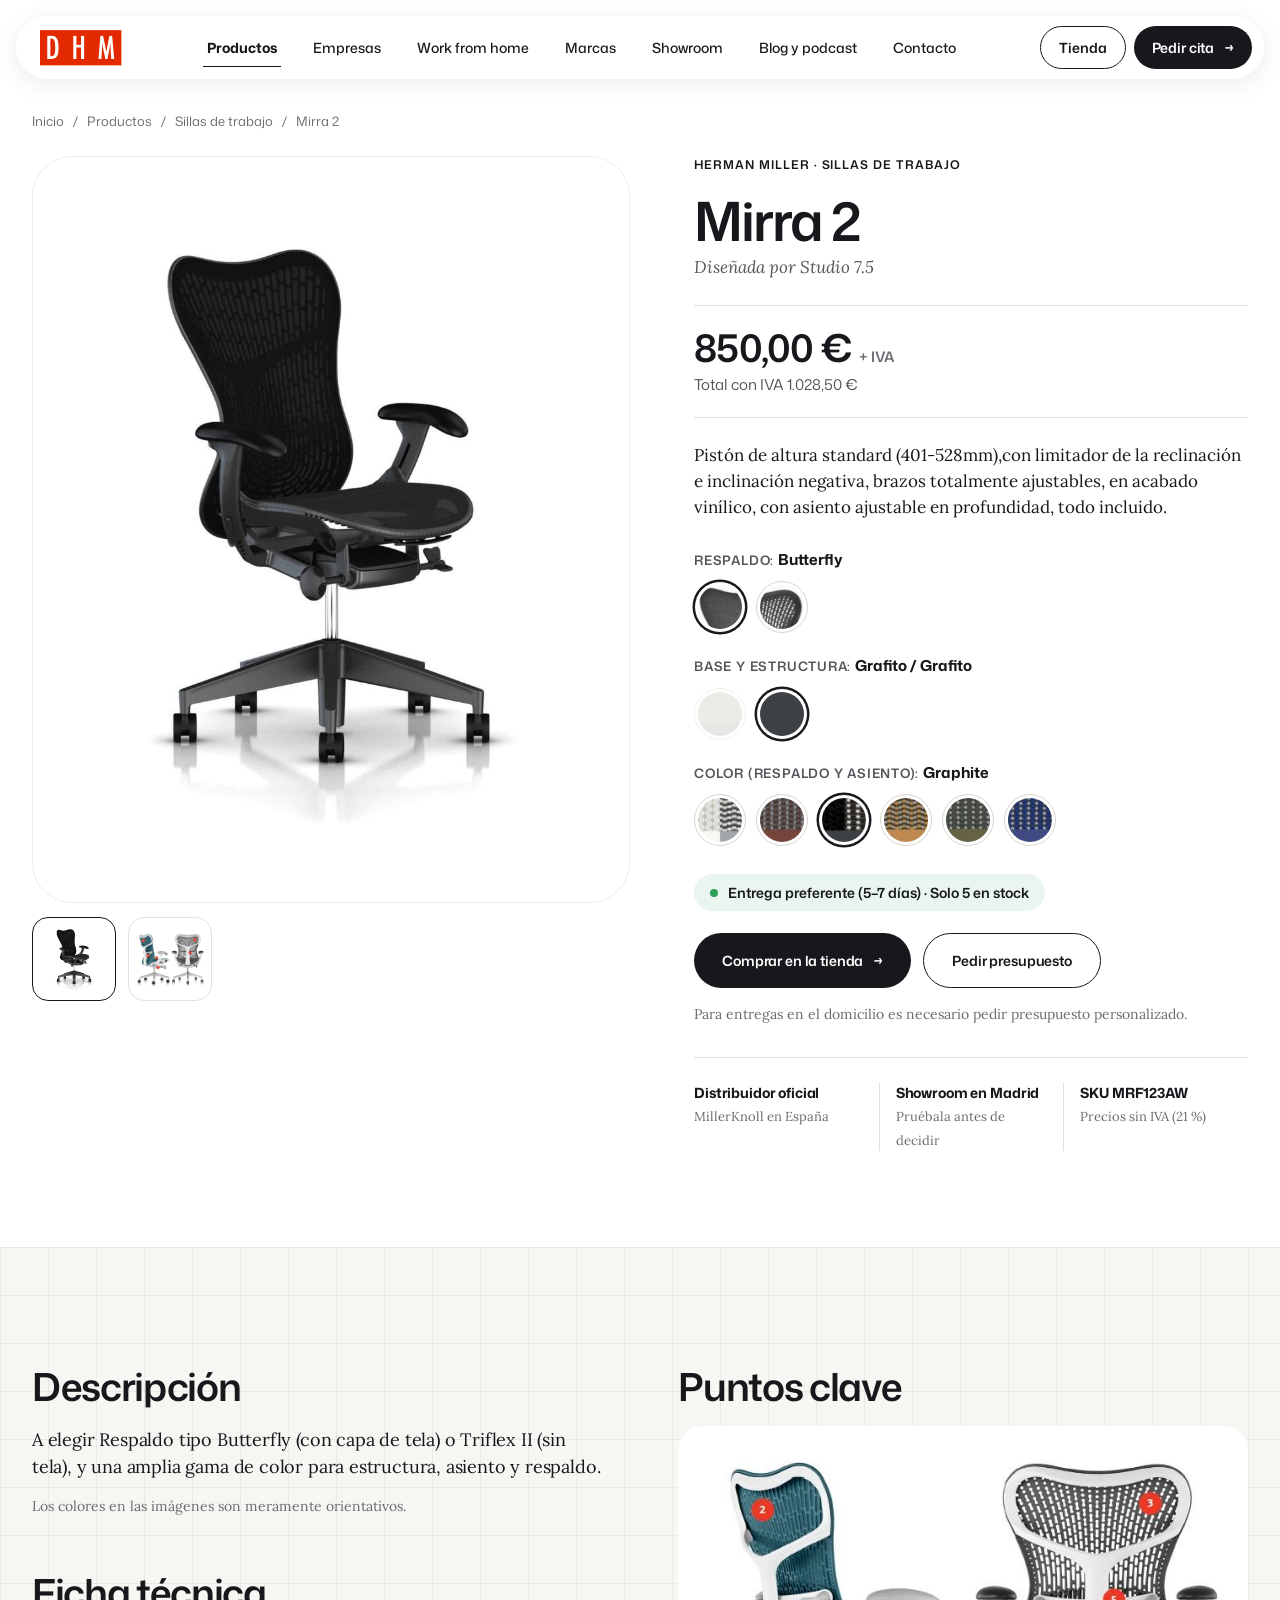
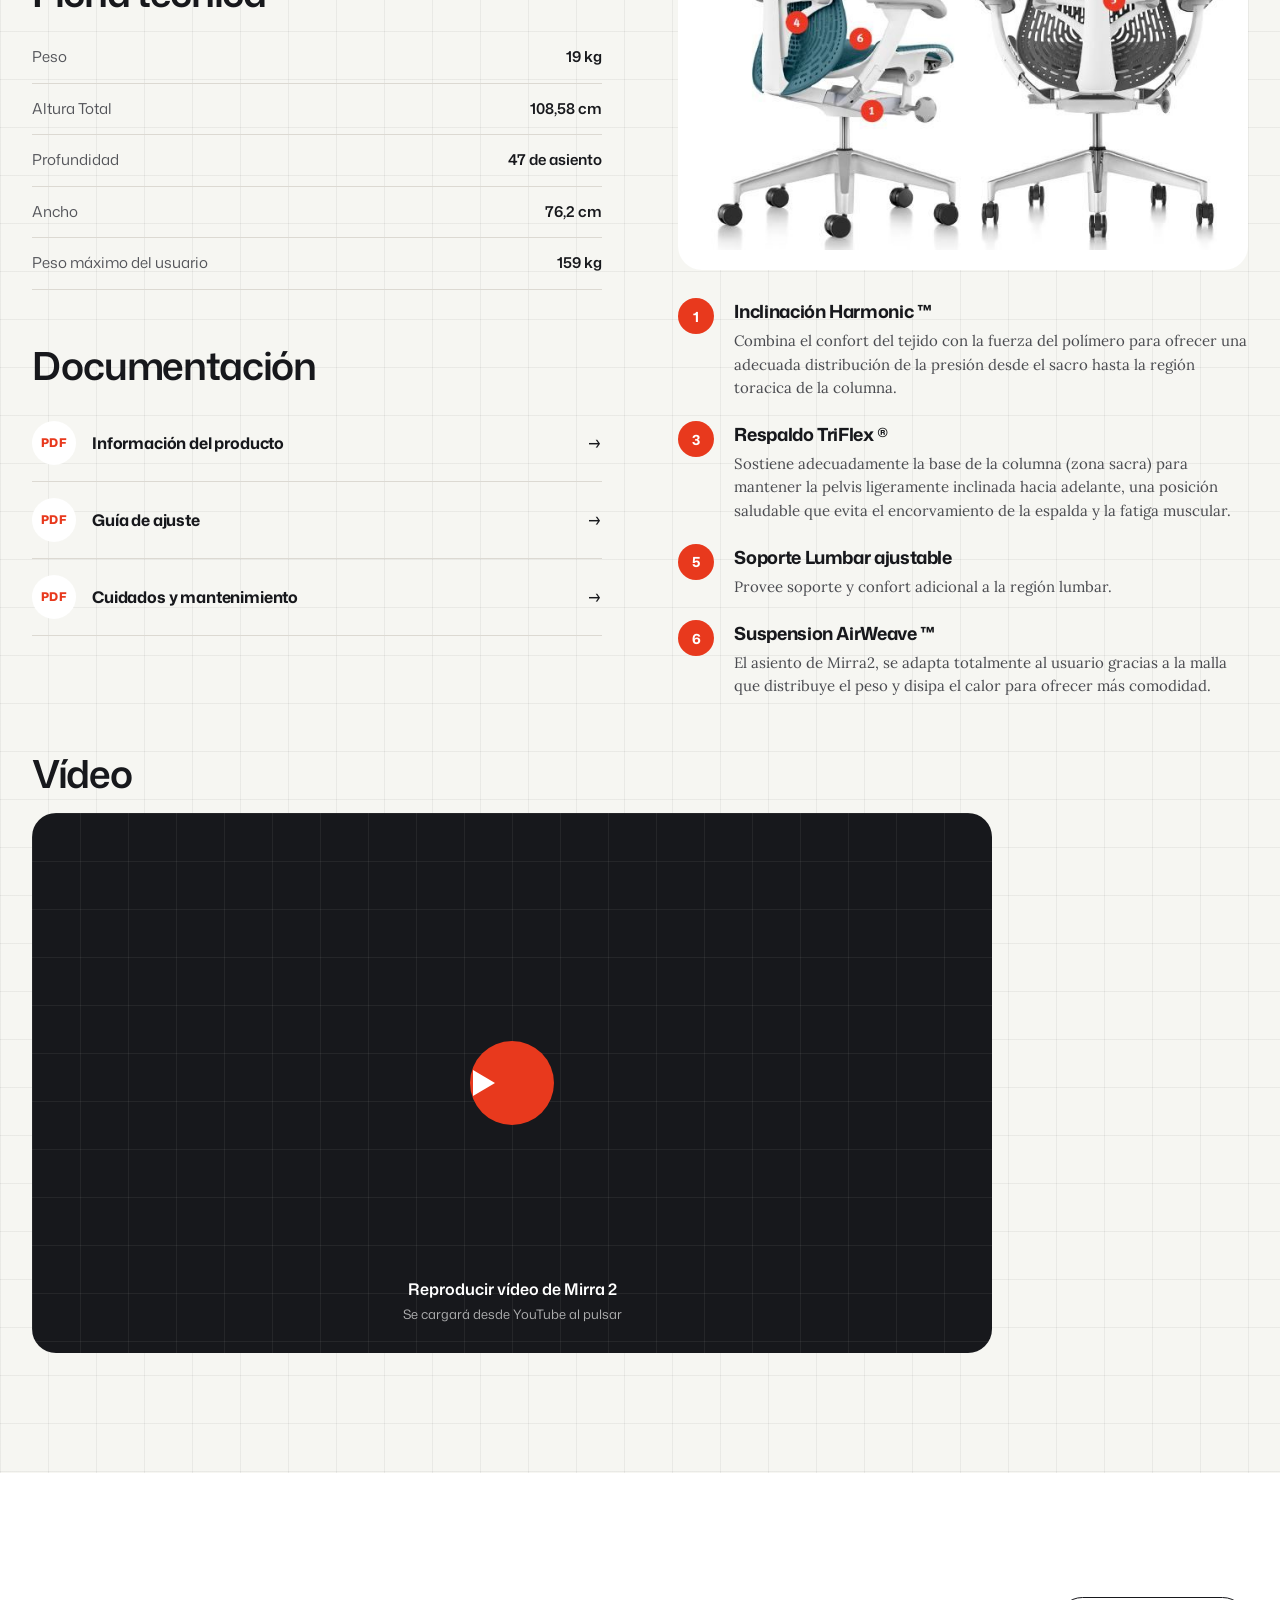
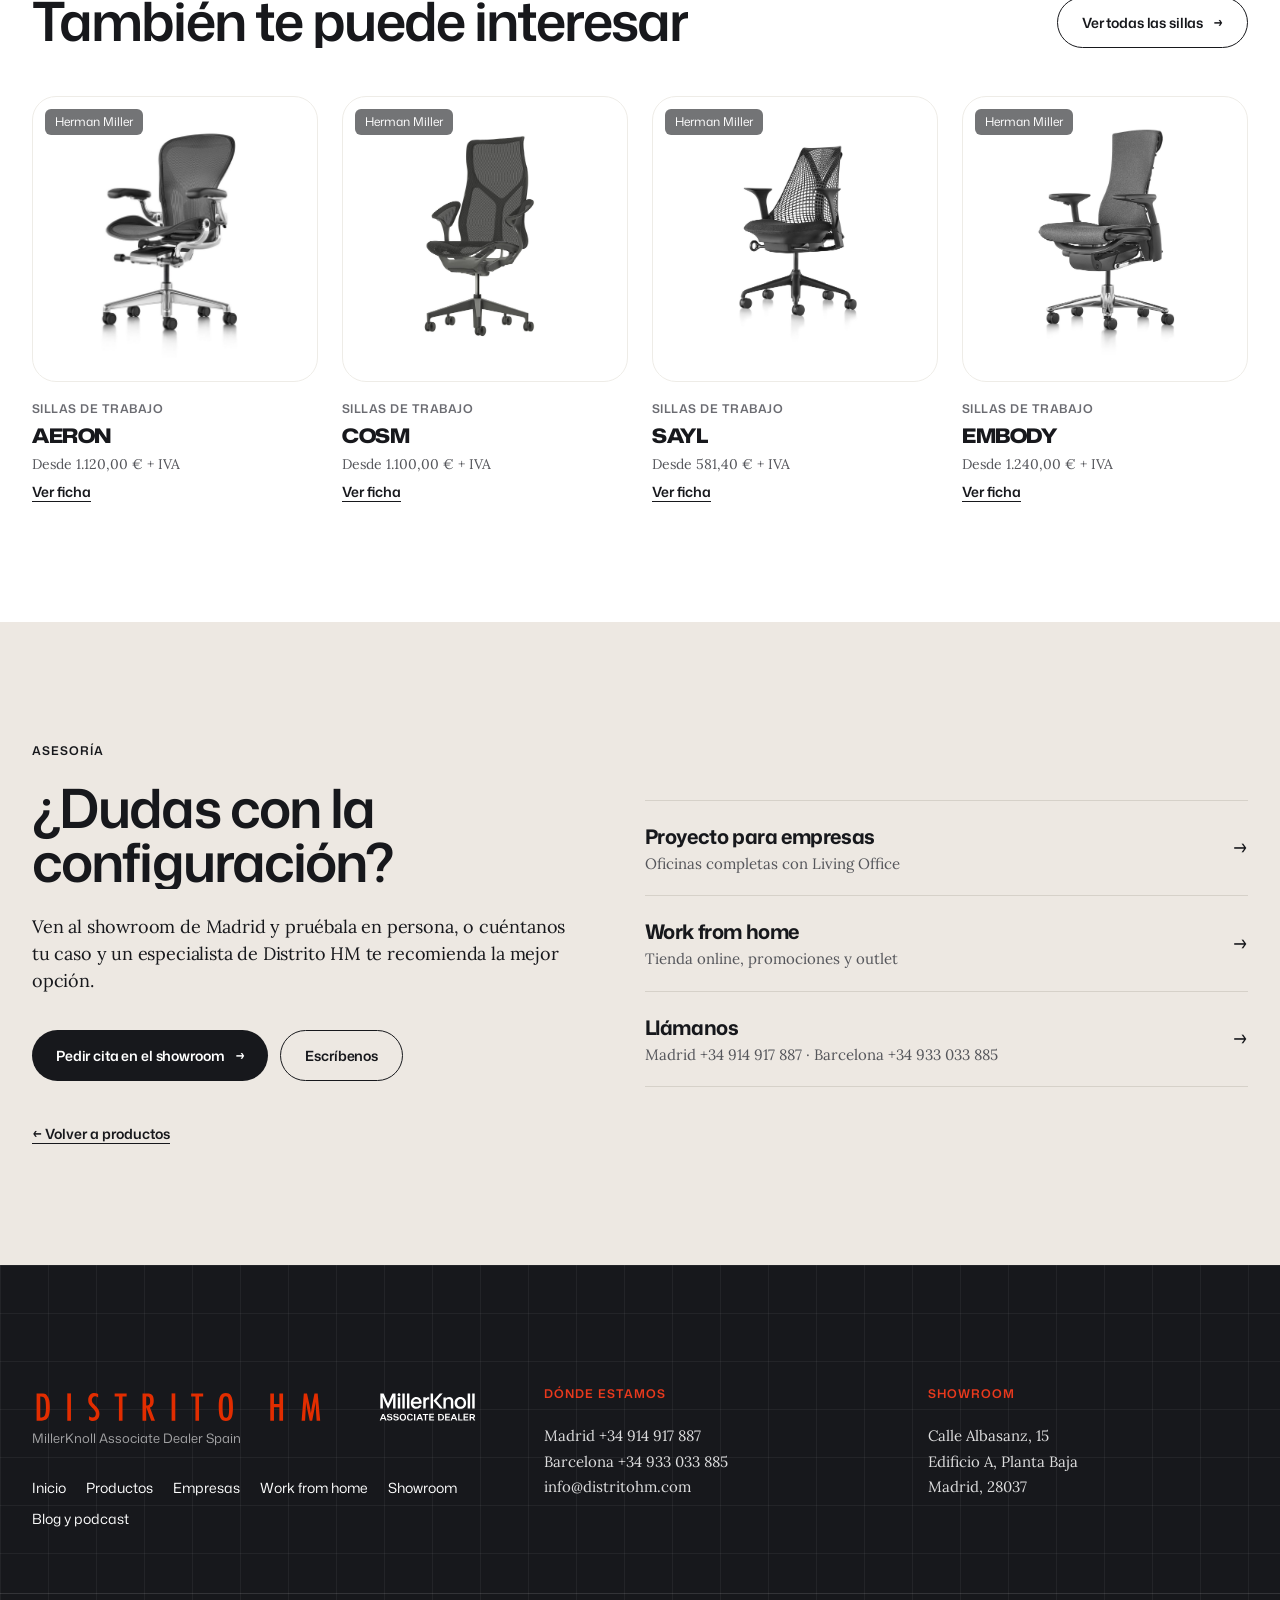
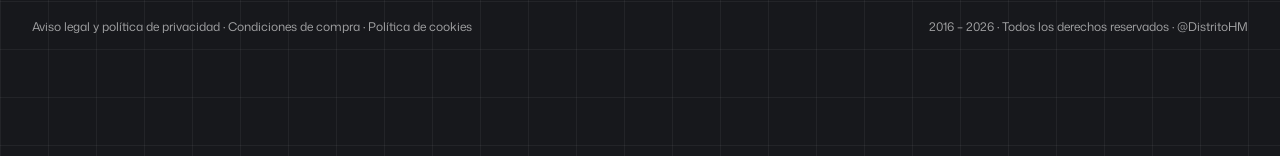
<file: producto.html>
<!DOCTYPE html>
<html lang="es">
<head>
<meta charset="utf-8">
<meta name="viewport" content="width=device-width, initial-scale=1">
<title>Producto — Distrito HM</title>
<meta name="description" content="Ficha de producto de Distrito HM, Associate Dealer oficial MillerKnoll en España.">
<meta name="robots" content="noindex, nofollow">
<link rel="icon" type="image/png" href="assets/favicon.png">
<link rel="apple-touch-icon" href="assets/favicon.png">
<meta name="theme-color" content="#e8391d">
<meta property="og:type" content="website">
<meta property="og:site_name" content="Distrito HM · Propuesta de Growth Digital">
<meta property="og:locale" content="es_ES">
<meta property="og:title" content="Distrito HM — Propuesta de diseño web | Growth Digital">
<meta property="og:description" content="Propuesta de rediseño web para Distrito HM, distribuidor oficial MillerKnoll en España: Herman Miller, Knoll y HAY, con catálogo, fichas de producto y showroom en Madrid. Por Growth Digital.">
<meta property="og:url" content="https://distrito-hm-propuesta.pages.dev/">
<meta property="og:image" content="https://distrito-hm-propuesta.pages.dev/assets/og-propuesta.jpg">
<meta property="og:image:width" content="1200">
<meta property="og:image:height" content="630">
<meta property="og:image:alt" content="Propuesta de web para Distrito HM: Herman Miller y diseño de oficina premium">
<meta name="twitter:card" content="summary_large_image">
<meta name="twitter:title" content="Distrito HM — Propuesta de diseño web | Growth Digital">
<meta name="twitter:description" content="Propuesta de rediseño web para Distrito HM, distribuidor oficial MillerKnoll en España: Herman Miller, Knoll y HAY, con catálogo, fichas de producto y showroom en Madrid. Por Growth Digital.">
<meta name="twitter:image" content="https://distrito-hm-propuesta.pages.dev/assets/og-propuesta.jpg">
<link rel="preconnect" href="https://fonts.googleapis.com">
<link rel="preconnect" href="https://fonts.gstatic.com" crossorigin>
<link href="https://fonts.googleapis.com/css2?family=Lora:ital,wght@0,400;0,500;1,400&family=Mona+Sans:wdth,wght@75..125,200..900&display=swap" rel="stylesheet">
<link rel="stylesheet" href="styles.css">
</head>
<body class="page-pdp">

<header class="nav" id="nav">
  <div class="nav__inner">
    <a class="logo" href="index.html" aria-label="Distrito HM"><img src="assets/logos/dhm-mark.png" alt="Distrito HM" height="36"></a>
    <nav class="nav__links" id="navLinks" aria-label="Principal">
      <a href="productos.html" aria-current="page">Productos</a>
      <a href="index.html#empresas">Empresas</a>
      <a href="index.html#wfh">Work from home</a>
      <a href="index.html#marcas">Marcas</a>
      <a href="index.html#showroom">Showroom</a>
      <a href="index.html#blog">Blog y podcast</a>
      <a href="index.html#contacto">Contacto</a>
    </nav>
    <div class="nav__cta">
      <a class="btn btn--outline" href="index.html#wfh">Tienda</a>
      <a class="btn btn--dark" href="index.html#showroom">Pedir cita <i>→</i></a>
    </div>
    <button class="burger" id="burger" aria-label="Abrir menú" aria-expanded="false"><span></span><span></span></button>
  </div>
</header>

<main id="top">
  <div class="wrap pdp-top">
    <p class="crumbs" id="crumbs"><a href="index.html">Inicio</a> <span>/</span> <a href="productos.html">Productos</a></p>
  </div>

  <section class="pdp wrap" id="pdp" aria-live="polite"></section>

  <section class="section section--bone grid-light" id="pdp-details" hidden>
    <div class="wrap pdp-details" id="pdpDetails"></div>
  </section>

  <section class="section" id="pdp-related" hidden>
    <div class="wrap">
      <div class="sec-head"><h2 class="h-lg reveal">También te puede interesar</h2><a class="btn btn--outline" href="productos.html#sillas">Ver todas las sillas <i>→</i></a></div>
      <div class="pgrid pgrid--4" id="related"></div>
    </div>
  </section>

  <section class="section section--oat">
    <div class="wrap split help">
      <div>
        <p class="eyebrow">Asesoría</p>
        <h2 class="h-lg reveal">¿Dudas con la configuración?</h2>
        <p class="body">Ven al showroom de Madrid y pruébala en persona, o cuéntanos tu caso y un especialista de Distrito HM te recomienda la mejor opción.</p>
        <div class="hero__actions">
          <a class="btn btn--dark" href="index.html#showroom">Pedir cita en el showroom <i>→</i></a>
          <a class="btn btn--outline" href="index.html#contacto">Escríbenos</a>
        </div>
        <p class="back"><a class="link" href="productos.html">← Volver a productos</a></p>
      </div>
      <ul class="shop-links shop-links--light">
        <li><a href="index.html#empresas"><b>Proyecto para empresas</b><span>Oficinas completas con Living Office</span><i>→</i></a></li>
        <li><a href="index.html#wfh"><b>Work from home</b><span>Tienda online, promociones y outlet</span><i>→</i></a></li>
        <li><a href="tel:+34914917887"><b>Llámanos</b><span>Madrid +34 914 917 887 · Barcelona +34 933 033 885</span><i>→</i></a></li>
      </ul>
    </div>
  </section>

  <footer class="section section--dark grid-dark" id="contacto">
    <div class="wrap foot foot--slim">
      <div class="foot__brand">
        <a class="logo logo--light" href="index.html"><img src="assets/logos/dhm-millerknoll-white.svg" alt="Distrito HM · MillerKnoll Associate Dealer" height="44"></a>
        <p class="note">MillerKnoll Associate Dealer Spain</p>
        <p class="foot__links"><a href="index.html">Inicio</a><a href="productos.html">Productos</a><a href="index.html#empresas">Empresas</a><a href="index.html#wfh">Work from home</a><a href="index.html#showroom">Showroom</a><a href="index.html#blog">Blog y podcast</a></p>
      </div>
      <div class="foot__where">
        <p class="eyebrow eyebrow--red">Dónde estamos</p>
        <address><p>Madrid <a href="tel:+34914917887">+34 914 917 887</a></p><p>Barcelona <a href="tel:+34933033885">+34 933 033 885</a></p><p><a href="mailto:info@distritohm.com">info@distritohm.com</a></p></address>
      </div>
      <div class="foot__where">
        <p class="eyebrow eyebrow--red">Showroom</p>
        <address><p>Calle Albasanz, 15<br>Edificio A, Planta Baja<br>Madrid, 28037</p></address>
      </div>
    </div>
    <div class="wrap bar">
      <p><a href="https://distritohm.com/aviso-legal-y-politica-de-privacidad/" target="_blank" rel="noopener">Aviso legal y política de privacidad</a> · <a href="https://distritohm.com/terminos-y-condiciones/" target="_blank" rel="noopener">Condiciones de compra</a> · <a href="https://distritohm.com/politica-de-cookies/" target="_blank" rel="noopener">Política de cookies</a></p>
      <p>2016 – 2026 · Todos los derechos reservados · @DistritoHM</p>
    </div>
  </footer>
</main>

<script src="assets/data/products.js"></script>
<script src="main.js"></script>
<script src="producto.js"></script>
</body>
</html>
</file>
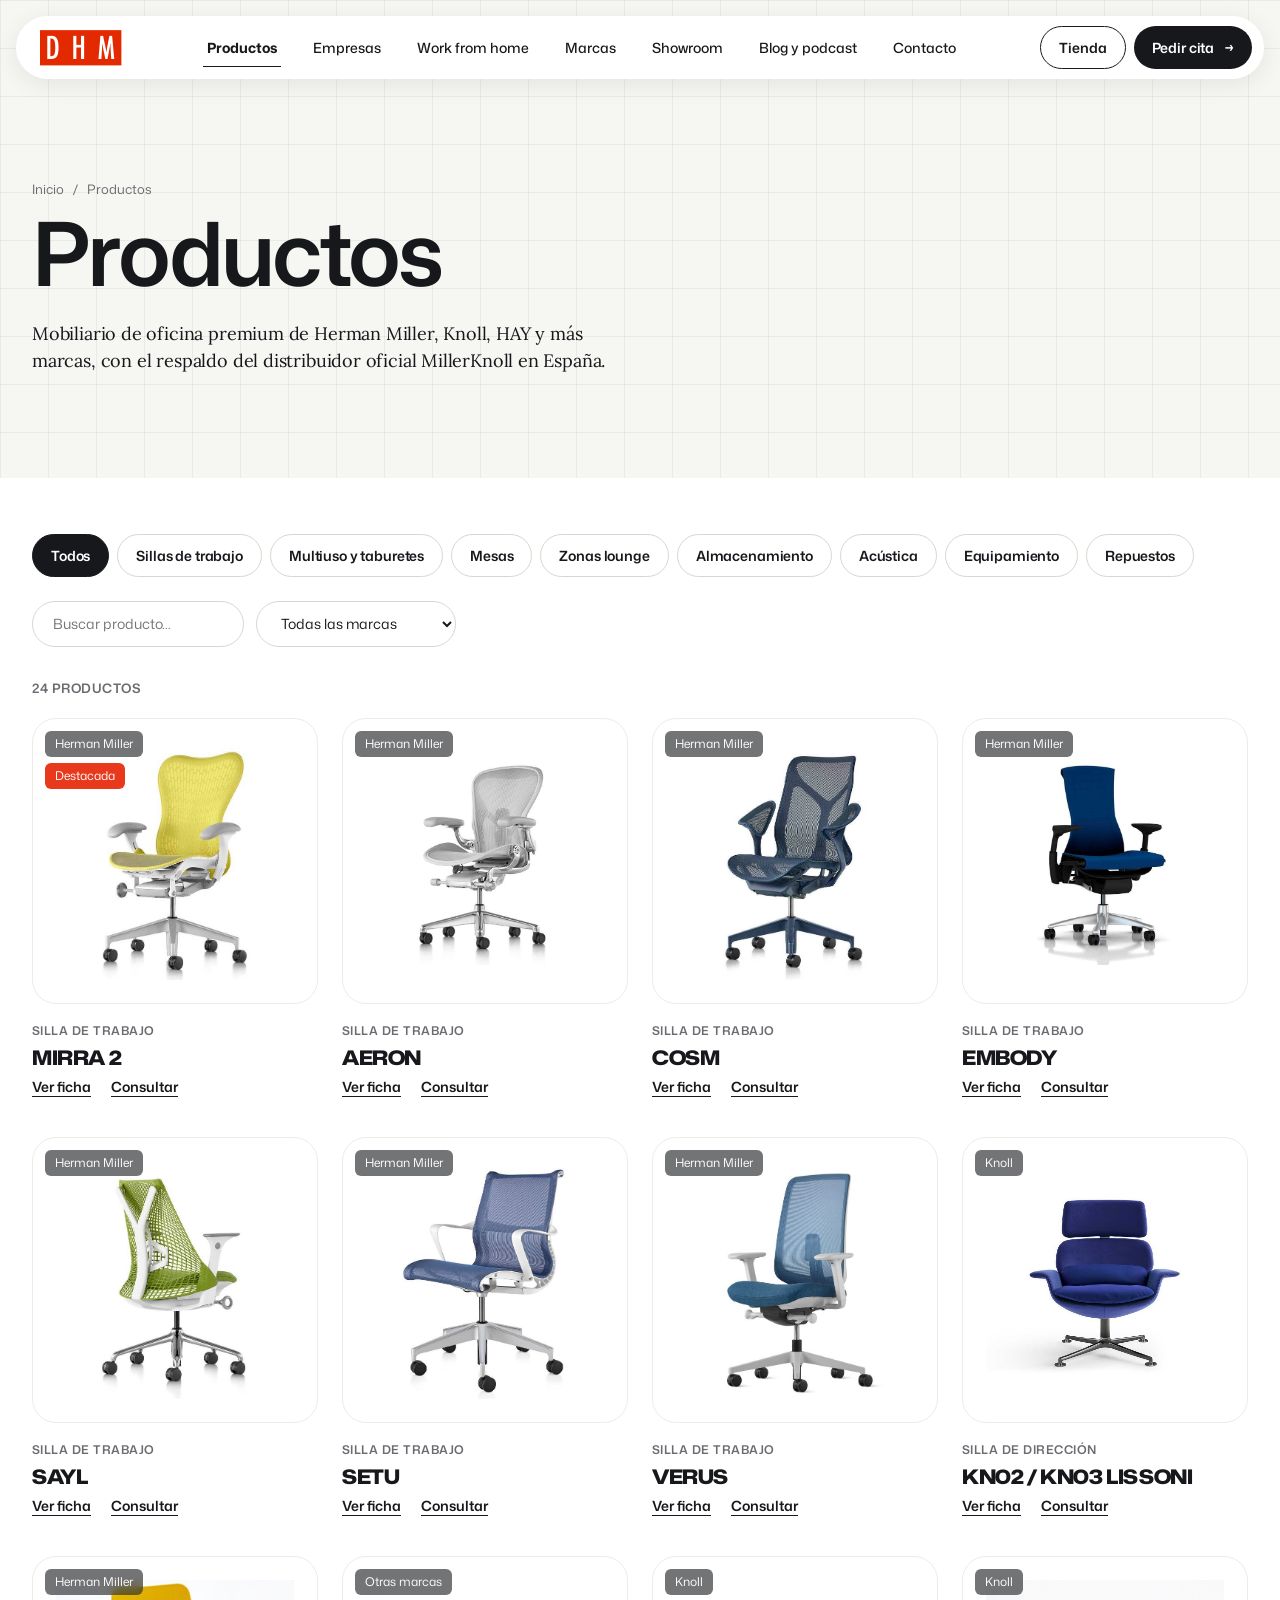
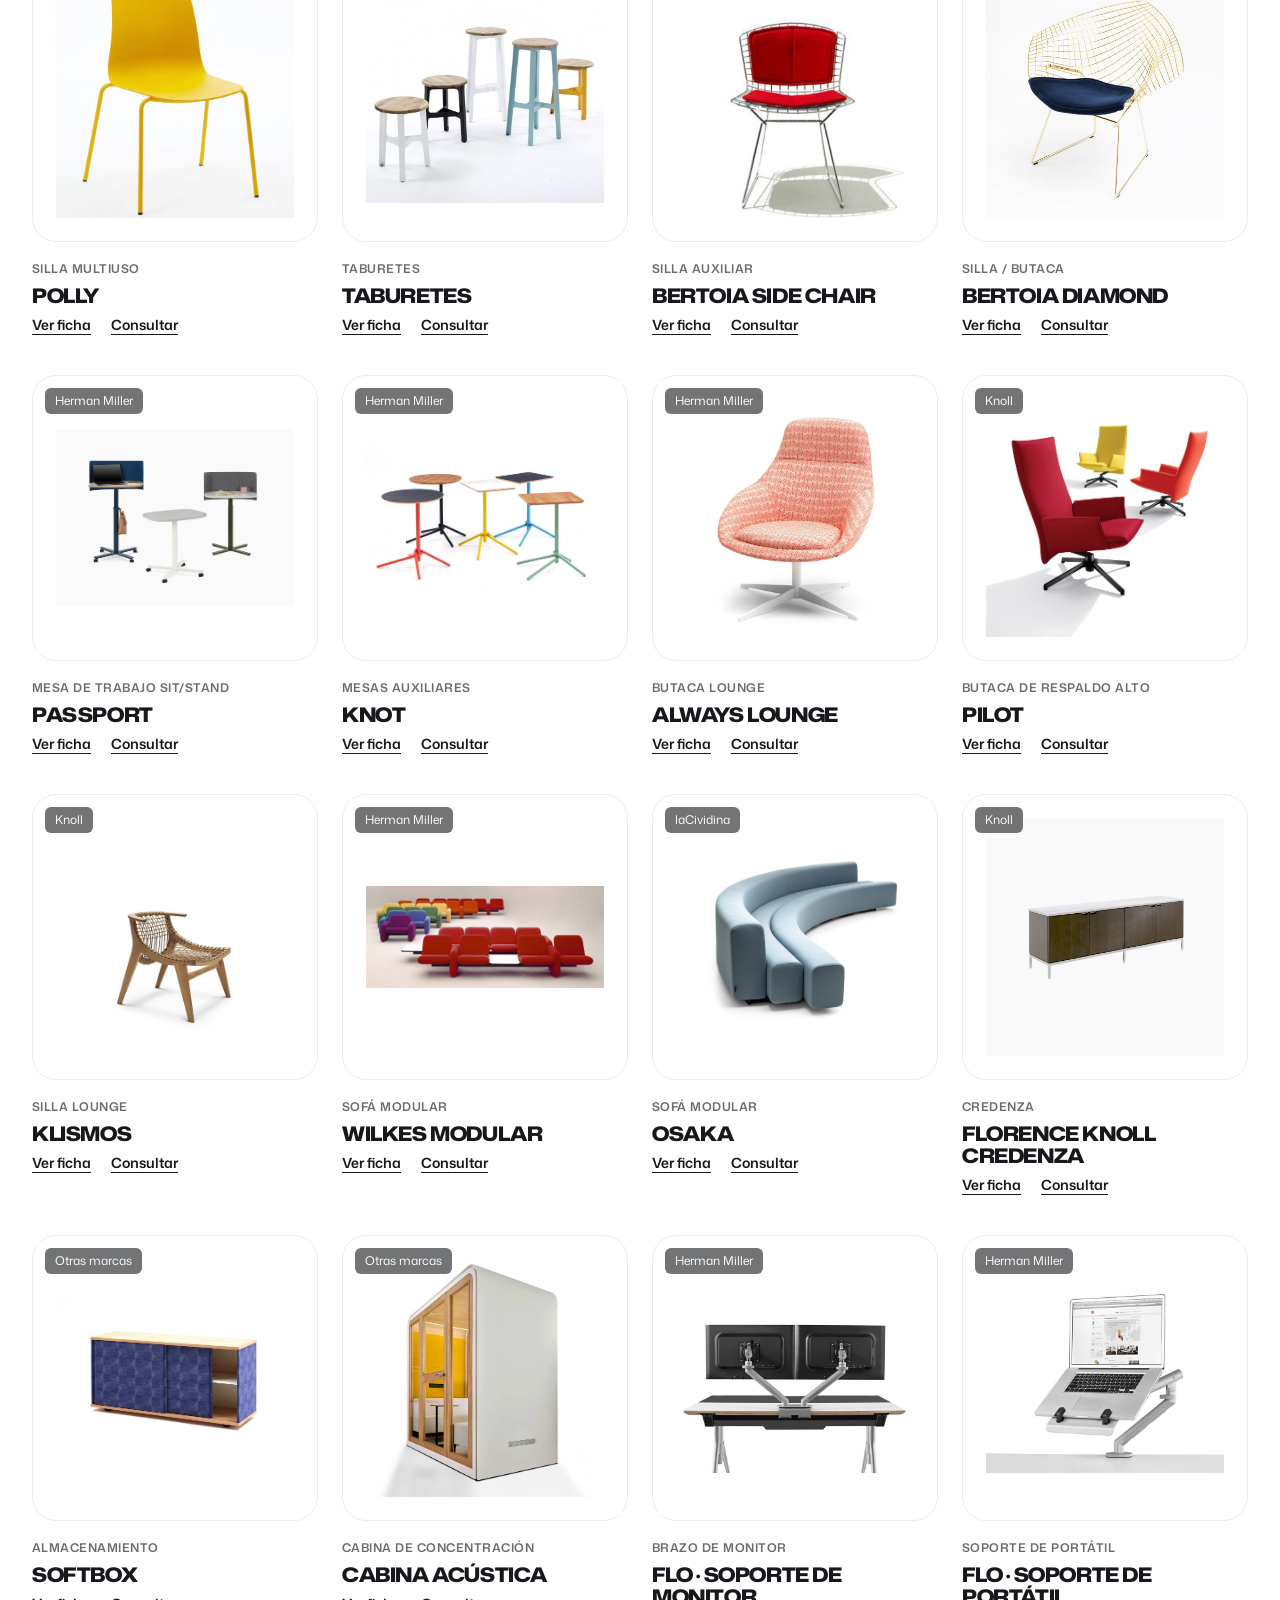
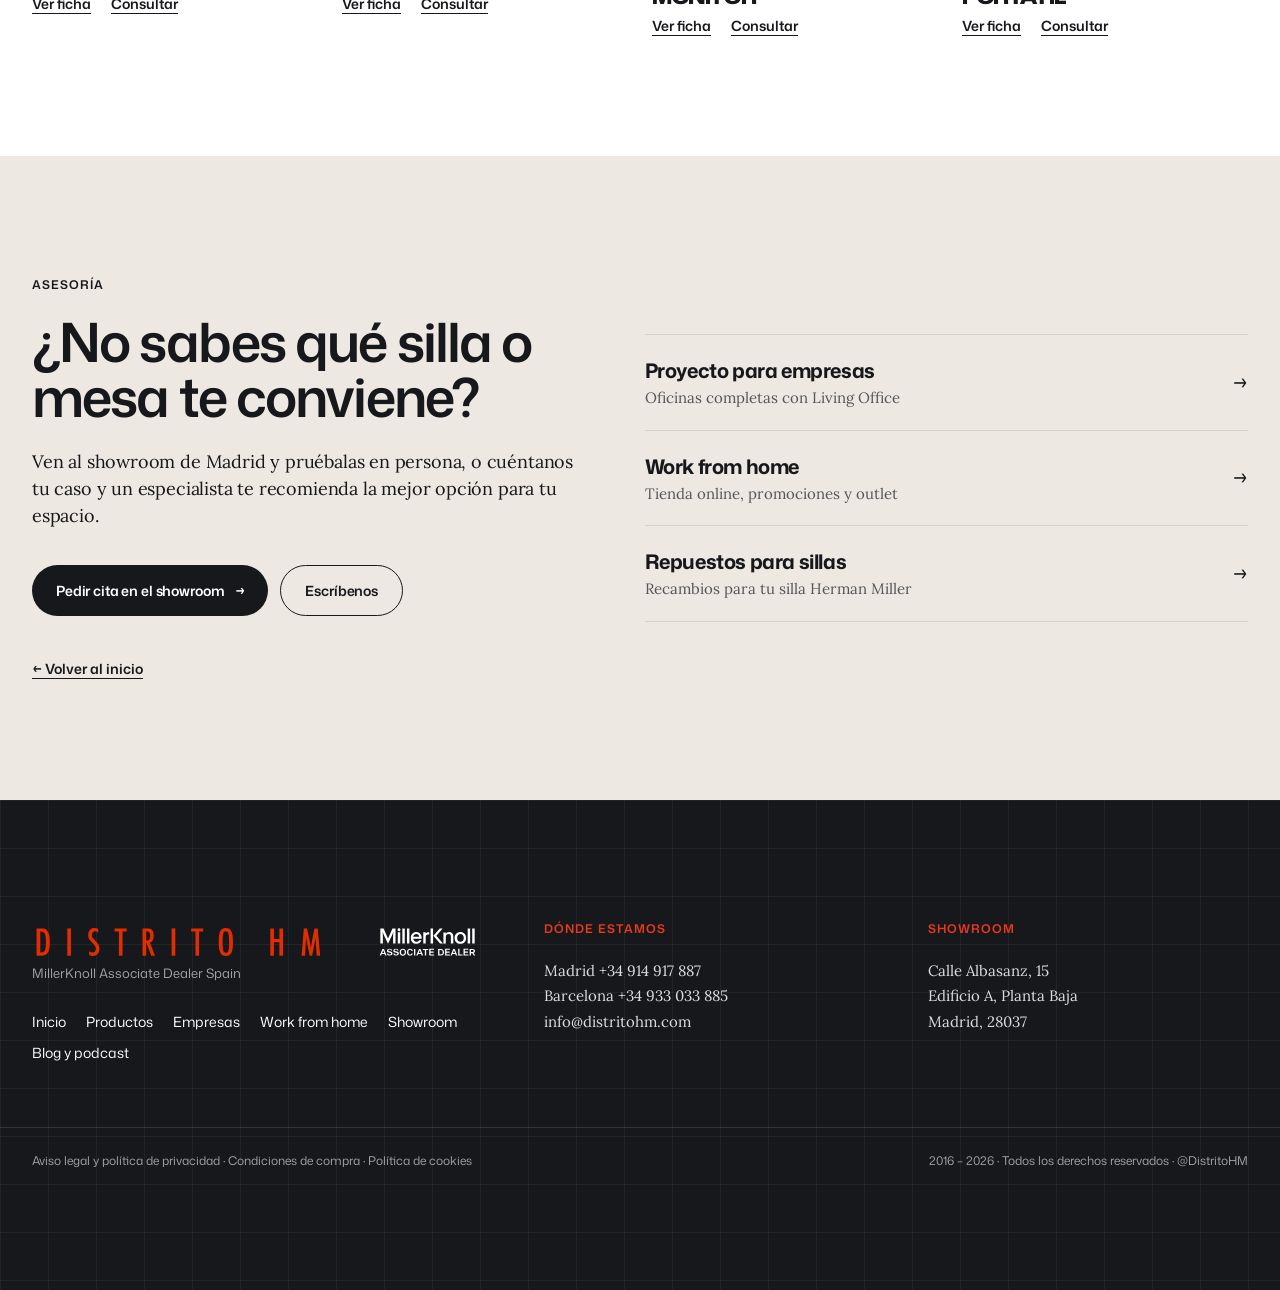
<file: productos.html>
<!DOCTYPE html>
<html lang="es">
<head>
<meta charset="utf-8">
<meta name="viewport" content="width=device-width, initial-scale=1">
<title>Productos — Distrito HM | Sillas, mesas y mobiliario de oficina Herman Miller y Knoll</title>
<meta name="description" content="Catálogo de Distrito HM, Associate Dealer oficial MillerKnoll: sillas de trabajo, mesas, zonas lounge, almacenamiento, acústica y repuestos de Herman Miller, Knoll, HAY y más.">
<meta name="robots" content="noindex, nofollow">
<link rel="icon" type="image/png" href="assets/favicon.png">
<link rel="apple-touch-icon" href="assets/favicon.png">
<meta name="theme-color" content="#e8391d">
<meta property="og:type" content="website">
<meta property="og:site_name" content="Distrito HM · Propuesta de Growth Digital">
<meta property="og:locale" content="es_ES">
<meta property="og:title" content="Distrito HM — Propuesta de diseño web | Growth Digital">
<meta property="og:description" content="Propuesta de rediseño web para Distrito HM, distribuidor oficial MillerKnoll en España: Herman Miller, Knoll y HAY, con catálogo, fichas de producto y showroom en Madrid. Por Growth Digital.">
<meta property="og:url" content="https://distrito-hm-propuesta.pages.dev/">
<meta property="og:image" content="https://distrito-hm-propuesta.pages.dev/assets/og-propuesta.jpg">
<meta property="og:image:width" content="1200">
<meta property="og:image:height" content="630">
<meta property="og:image:alt" content="Propuesta de web para Distrito HM: Herman Miller y diseño de oficina premium">
<meta name="twitter:card" content="summary_large_image">
<meta name="twitter:title" content="Distrito HM — Propuesta de diseño web | Growth Digital">
<meta name="twitter:description" content="Propuesta de rediseño web para Distrito HM, distribuidor oficial MillerKnoll en España: Herman Miller, Knoll y HAY, con catálogo, fichas de producto y showroom en Madrid. Por Growth Digital.">
<meta name="twitter:image" content="https://distrito-hm-propuesta.pages.dev/assets/og-propuesta.jpg">
<link rel="preconnect" href="https://fonts.googleapis.com">
<link rel="preconnect" href="https://fonts.gstatic.com" crossorigin>
<link href="https://fonts.googleapis.com/css2?family=Lora:wght@400;500&family=Mona+Sans:wdth,wght@75..125,200..900&display=swap" rel="stylesheet">
<link rel="stylesheet" href="styles.css">
</head>
<body class="page-products">

<header class="nav" id="nav">
  <div class="nav__inner">
    <a class="logo" href="index.html" aria-label="Distrito HM"><img src="assets/logos/dhm-mark.png" alt="Distrito HM" height="36"></a>
    <nav class="nav__links" id="navLinks" aria-label="Principal">
      <a href="productos.html" aria-current="page">Productos</a>
      <a href="index.html#empresas">Empresas</a>
      <a href="index.html#wfh">Work from home</a>
      <a href="index.html#marcas">Marcas</a>
      <a href="index.html#showroom">Showroom</a>
      <a href="index.html#blog">Blog y podcast</a>
      <a href="index.html#contacto">Contacto</a>
    </nav>
    <div class="nav__cta">
      <a class="btn btn--outline" href="index.html#wfh">Tienda</a>
      <a class="btn btn--dark" href="index.html#showroom">Pedir cita <i>→</i></a>
    </div>
    <button class="burger" id="burger" aria-label="Abrir menú" aria-expanded="false"><span></span><span></span></button>
  </div>
</header>

<main id="top">

<section class="phead grid-light">
  <div class="wrap">
    <p class="crumbs"><a href="index.html">Inicio</a> <span>/</span> Productos</p>
    <h1 class="display reveal"><span>Productos</span></h1>
    <p class="body">Mobiliario de oficina premium de Herman Miller, Knoll, HAY y más marcas, con el respaldo del distribuidor oficial MillerKnoll en España.</p>
  </div>
</section>

<section class="section catalog">
  <div class="wrap">
    <div class="toolbar">
      <div class="chips" id="chips" role="tablist" aria-label="Categorías"></div>
      <div class="tools">
        <label class="search"><span class="sr">Buscar</span><input id="q" type="search" placeholder="Buscar producto…" autocomplete="off"></label>
        <label class="select"><span class="sr">Marca</span><select id="brand"></select></label>
      </div>
    </div>
    <p class="count" id="count" aria-live="polite"></p>
    <div class="pgrid" id="grid"></div>
    <div class="empty" id="empty" hidden>
      <h2 class="h-md-l">No hay resultados</h2>
      <p class="body">Prueba con otra categoría o marca, o cuéntanos qué buscas y te asesoramos.</p>
      <a class="btn btn--dark" href="index.html#contacto">Hablar con un especialista <i>→</i></a>
    </div>
  </div>
</section>

<section class="section section--oat">
  <div class="wrap">
    <div class="split help">
      <div>
        <p class="eyebrow">Asesoría</p>
        <h2 class="h-lg reveal">¿No sabes qué silla o mesa te conviene?</h2>
        <p class="body">Ven al showroom de Madrid y pruébalas en persona, o cuéntanos tu caso y un especialista te recomienda la mejor opción para tu espacio.</p>
        <div class="hero__actions">
          <a class="btn btn--dark" href="index.html#showroom">Pedir cita en el showroom <i>→</i></a>
          <a class="btn btn--outline" href="index.html#contacto">Escríbenos</a>
        </div>
        <p class="back"><a class="link" href="index.html">← Volver al inicio</a></p>
      </div>
      <ul class="shop-links shop-links--light">
        <li><a href="index.html#empresas"><b>Proyecto para empresas</b><span>Oficinas completas con Living Office</span><i>→</i></a></li>
        <li><a href="index.html#wfh"><b>Work from home</b><span>Tienda online, promociones y outlet</span><i>→</i></a></li>
        <li><a href="#repuestos" data-cat="repuestos"><b>Repuestos para sillas</b><span>Recambios para tu silla Herman Miller</span><i>→</i></a></li>
      </ul>
    </div>
  </div>
</section>

<footer class="section section--dark grid-dark" id="contacto">
  <div class="wrap foot foot--slim">
    <div class="foot__brand">
      <a class="logo logo--light" href="index.html"><img src="assets/logos/dhm-millerknoll-white.svg" alt="Distrito HM · MillerKnoll Associate Dealer" height="44"></a>
      <p class="note">MillerKnoll Associate Dealer Spain</p>
      <p class="foot__links"><a href="index.html">Inicio</a><a href="productos.html">Productos</a><a href="index.html#empresas">Empresas</a><a href="index.html#wfh">Work from home</a><a href="index.html#showroom">Showroom</a><a href="index.html#blog">Blog y podcast</a></p>
    </div>
    <div class="foot__where">
      <p class="eyebrow eyebrow--red">Dónde estamos</p>
      <address>
        <p>Madrid <a href="tel:+34914917887">+34 914 917 887</a></p>
        <p>Barcelona <a href="tel:+34933033885">+34 933 033 885</a></p>
        <p><a href="mailto:info@distritohm.com">info@distritohm.com</a></p>
      </address>
    </div>
    <div class="foot__where">
      <p class="eyebrow eyebrow--red">Showroom</p>
      <address><p>Calle Albasanz, 15<br>Edificio A, Planta Baja<br>Madrid, 28037</p></address>
    </div>
  </div>
  <div class="wrap bar">
    <p><a href="https://distritohm.com/aviso-legal-y-politica-de-privacidad/" target="_blank" rel="noopener">Aviso legal y política de privacidad</a> · <a href="https://distritohm.com/terminos-y-condiciones/" target="_blank" rel="noopener">Condiciones de compra</a> · <a href="https://distritohm.com/politica-de-cookies/" target="_blank" rel="noopener">Política de cookies</a></p>
    <p>2016 – 2026 · Todos los derechos reservados · @DistritoHM</p>
  </div>
</footer>

</main>
<script src="main.js"></script>
<script src="productos.js"></script>
</body>
</html>
</file>
<file: styles.css>
/* Distrito HM — home rediseñada sobre el sistema "Monolith" (BYQ) con acento de marca rojo */
:root{
  --oat:#ede8e2; --bone:#f6f6f2; --paper:#fff; --ink:#17181c; --obsidian:#0e0e0e;
  --sky:#a9d0e6; --veil:rgba(255,255,255,.8);
  --red:#e8391d;               /* rojo Distrito HM */
  --sans:"Mona Sans",system-ui,-apple-system,"Segoe UI",Roboto,sans-serif;
  --serif:Lora,Georgia,serif;
  --r-pill:9999px; --r-big:40px; --r-reg:32px; --r-md:24px; --r-sm:16px;
  --shadow:0 5px 25px rgba(0,0,0,.08);
  --ease:cubic-bezier(.2,0,0,1); --ease-rev:cubic-bezier(.22,1,.36,1);
}
*{box-sizing:border-box;margin:0;padding:0}
html{scroll-behavior:smooth;scroll-padding-top:90px}
body{font-family:var(--sans);color:var(--ink);background:var(--paper);-webkit-font-smoothing:antialiased;line-height:1.5}
img{max-width:100%;display:block}
a{color:inherit;text-decoration:none}
ul{list-style:none}
button{font:inherit;cursor:pointer;border:0;background:none;color:inherit}
:focus-visible{outline:2px solid var(--sky);outline-offset:3px}

.wrap{max-width:1560px;margin:0 auto;padding:0 32px}
.section{padding:120px 0}
.section--bone{background:var(--bone)}
.section--oat{background:var(--oat)}
.section--dark{background:var(--ink);color:#fff}
.center{text-align:center;margin-top:48px}

/* blueprint grids */
.grid-dark{background-image:linear-gradient(rgba(255,255,255,.05) 1px,transparent 1px),linear-gradient(90deg,rgba(255,255,255,.05) 1px,transparent 1px);background-size:48px 48px;background-color:var(--ink)}
.grid-light{background-image:linear-gradient(rgba(23,24,28,.06) 1px,transparent 1px),linear-gradient(90deg,rgba(23,24,28,.06) 1px,transparent 1px);background-size:48px 48px;background-color:var(--bone)}

/* type */
.display{font-weight:600;font-size:clamp(40px,7vw,88px);line-height:1;letter-spacing:-.04em}
.h-lg{font-weight:600;font-size:clamp(32px,4.2vw,56px);line-height:1.02;letter-spacing:-.035em;max-width:16em}
.h-md{font-weight:600;font-size:clamp(24px,2.6vw,36px);letter-spacing:-.02em;text-align:center;line-height:1.1}
.eyebrow{font-size:12px;font-weight:600;letter-spacing:.08em;text-transform:uppercase;margin-bottom:20px}
.eyebrow--light{color:rgba(255,255,255,.85)} .eyebrow--red{color:var(--red)}
.body{font-family:var(--serif);font-size:18px;line-height:1.5;letter-spacing:-.01em;margin:24px 0 32px;max-width:34em}
.body--light{color:rgba(255,255,255,.85)}
.body-sm{font-family:var(--serif);font-size:14px;line-height:1.5;color:#55565b}
.lead{margin-top:20px}
.wide{font-family:var(--sans);font-stretch:125%;font-weight:800;text-transform:uppercase;letter-spacing:-.02em;font-size:24px;line-height:1.1;margin:6px 0 8px}
.meta{font-size:12px;font-weight:600;letter-spacing:.04em;color:#6b6c72}
.note{font-size:13px;color:rgba(255,255,255,.6);margin:0 0 28px}
.link{text-decoration:underline;text-underline-offset:4px;font-weight:600;font-size:14px}

/* buttons */
.btn{display:inline-flex;align-items:center;gap:10px;padding:14px 24px;border-radius:var(--r-pill);font-weight:600;font-size:14px;letter-spacing:-.01em;transition:transform .2s var(--ease),background .2s var(--ease),color .2s var(--ease)}
.btn i{font-style:normal;transition:transform .2s var(--ease)}
.btn:hover i{transform:translateX(4px)}
.btn--dark{background:var(--ink);color:#fff} .btn--dark:hover{background:var(--red)}
.btn--light{background:#fff;color:var(--ink)} .btn--light:hover{background:var(--red);color:#fff}
.btn--ghost{background:var(--veil);color:var(--ink);backdrop-filter:blur(10px)} .btn--ghost:hover{background:#fff}
.btn--outline{border:1px solid var(--ink)} .btn--outline:hover{background:var(--ink);color:#fff}
.circle{width:52px;height:52px;border-radius:50%;background:var(--bone);font-size:18px;transition:background .2s var(--ease)}
.circle:hover{background:var(--sky)}

/* nav */
.nav{position:fixed;inset:16px 16px auto;z-index:50}
.nav__inner{max-width:1560px;margin:0 auto;display:flex;align-items:center;justify-content:space-between;gap:24px;padding:10px 12px 10px 24px;background:var(--veil);backdrop-filter:blur(14px);border-radius:var(--r-pill);box-shadow:var(--shadow)}
.logo{display:flex;align-items:center;gap:12px;font-weight:600}
.logo img{height:36px;width:auto}
.logo__mark{background:var(--red);color:#fff;font-weight:800;letter-spacing:.2em;padding:6px 10px 6px 14px;font-size:14px;border-radius:6px}
.logo__txt{letter-spacing:.2em;font-size:12px;text-transform:uppercase}
.logo--light .logo__mark{font-size:32px;padding:14px 12px 14px 22px;border-radius:0}
.nav__links{display:flex;gap:28px;font-size:14px;font-weight:500}
.nav__links a{position:relative;padding:4px 0}
.nav__links a::after{content:"";position:absolute;left:0;right:0;bottom:0;height:1px;background:currentColor;transform:scaleX(0);transform-origin:left;transition:transform .3s var(--ease)}
.nav__links a:hover::after{transform:scaleX(1)}
.burger{display:none;width:44px;height:44px;border-radius:50%;background:var(--ink);position:relative}
.burger span{position:absolute;left:13px;right:13px;height:2px;background:#fff;transition:transform .25s}
.burger span:first-child{top:18px}.burger span:last-child{top:24px}
.burger[aria-expanded=true] span:first-child{transform:translateY(3px) rotate(45deg)}
.burger[aria-expanded=true] span:last-child{transform:translateY(-3px) rotate(-45deg)}

/* image placeholders — sustituir por fotografías reales (background-image o <img>) */
.ph{position:relative;background:linear-gradient(135deg,#d9d3ca,#bdb6ab);border-radius:var(--r-reg);overflow:hidden}
.ph .tag{position:absolute;left:12px;top:12px;background:rgba(23,24,28,.55);color:#fff;font-size:12px;padding:4px 10px;border-radius:6px;backdrop-filter:blur(6px)}
.ph--hero{position:absolute;inset:0;border-radius:0;background:linear-gradient(120deg,#2a2b30,#7a3326 55%,#e8391d)}
.ph--showroom{min-height:560px;background:linear-gradient(135deg,#d9d3ca,#8d867a)}
.ph--prod{aspect-ratio:1/1.05;background:var(--bone)}
.p1{background:radial-gradient(circle at 50% 60%,#fff,#e6e4de)}
.p2{background:radial-gradient(circle at 50% 60%,#fff,#d7e1ea)}
.p3{background:radial-gradient(circle at 50% 60%,#fff,#d3dcec)}
.p4{background:radial-gradient(circle at 50% 60%,#fff,#e8dcd2)}
.ph--post{aspect-ratio:4/3;border-radius:var(--r-md)}
.ph--post.a{background:linear-gradient(135deg,#e7e1d8,#c0b8aa)} .ph--post.b{background:linear-gradient(135deg,#aab4be,#586374)} .ph--post.c{background:linear-gradient(135deg,#f3c9b8,#d9573b)}
.ph--ig{aspect-ratio:1;border-radius:var(--r-md)}
.i1{background:linear-gradient(135deg,#b9a98f,#6c5a3e)}.i2{background:linear-gradient(135deg,#dcd8d0,#9aa5b0)}.i3{background:linear-gradient(135deg,#2c3a4a,#7b8da1)}

/* hero */
.hero{padding:16px}
.hero__card{position:relative;min-height:min(92vh,880px);border-radius:var(--r-big);overflow:hidden;display:flex;align-items:flex-end}
.hero__shade{position:absolute;inset:0;background:linear-gradient(to top,rgba(14,14,14,.75),rgba(14,14,14,0) 55%),linear-gradient(to bottom,rgba(14,14,14,.35),transparent 25%)}
.hero__copy{position:relative;color:#fff;padding:clamp(24px,5vw,72px);max-width:1100px}
.hero__actions{display:flex;gap:12px;flex-wrap:wrap;margin-top:36px}

/* reveal */
.reveal{overflow:hidden}
.reveal>span{display:inline-block}
.reveal:not(.in){opacity:0;transform:translateY(40px)}
.reveal.in{opacity:1;transform:none;transition:opacity .6s var(--ease-rev),transform .6s var(--ease-rev)}
.fade{opacity:0;transform:translateY(24px)}
.fade.in{opacity:1;transform:none;transition:opacity .6s var(--ease-rev),transform .6s var(--ease-rev)}

/* brands marquee */
.brands{background:var(--red);color:#fff;overflow:hidden;padding:36px 0}
.marquee__track{display:flex;align-items:center;gap:96px;width:max-content;animation:drift 40s linear infinite;padding-left:96px}
.brand{font-weight:800;font-size:34px;letter-spacing:-.02em;white-space:nowrap}
.brand--ecocero{font-weight:300;letter-spacing:.02em;font-size:40px}
.brand--wide{font-stretch:125%;letter-spacing:-.03em}.brand--hay{font-size:44px}.brand--knoll{font-size:44px;letter-spacing:-.05em}
.brands:hover .marquee__track{animation-play-state:paused}
@keyframes drift{to{transform:translateX(-50%)}}

/* split */
.split{display:grid;grid-template-columns:1fr 1.1fr;gap:64px;align-items:center}
.split--features{grid-template-columns:1fr 1.2fr;align-items:start}
.hours{margin:0 0 12px;border-top:1px solid rgba(255,255,255,.15)}
.hours li{display:flex;justify-content:space-between;padding:14px 0;border-bottom:1px solid rgba(255,255,255,.15);font-size:15px}
.hours span{font-family:var(--serif);color:rgba(255,255,255,.8)}

/* cards carousel */
.sec-head{display:flex;justify-content:space-between;align-items:flex-end;gap:32px}
.sec-head__side{display:flex;align-items:center;gap:12px}
.cards{display:flex;gap:32px;overflow-x:auto;scroll-snap-type:x mandatory;margin-top:56px;padding-bottom:8px;scrollbar-width:none}
.cards::-webkit-scrollbar{display:none}
.card{flex:0 0 calc((100% - 64px)/3);scroll-snap-align:start}
.card .ph{margin-bottom:20px;transition:transform .4s var(--ease)}
.card:hover .ph{transform:scale(.985)}

/* features */
.feat{display:grid;grid-template-columns:1fr 1fr;gap:16px}
.feat__card{background:#fff;padding:32px;border-radius:var(--r-sm);box-shadow:var(--shadow)}
.ico{display:grid;place-items:center;width:52px;height:52px;border-radius:50%;background:var(--bone);margin-bottom:56px;font-size:20px}
.feat__card h3{font-size:20px;letter-spacing:-.02em;margin-bottom:8px}
.feat__card p{font-family:var(--serif);font-size:15px;color:#4a4b50}

/* reviews */
.rating{display:flex;justify-content:space-between;align-items:flex-end;gap:32px;flex-wrap:wrap;margin-bottom:56px}
.stars{color:var(--red);font-size:28px;letter-spacing:4px;margin:16px 0 4px}
.actions{display:flex;gap:12px;flex-wrap:wrap}
.reviews{display:grid;grid-template-columns:repeat(3,1fr);gap:24px}
.review{background:var(--bone);padding:40px;min-height:320px;display:flex;flex-direction:column;justify-content:space-between;border-radius:var(--r-sm)}
.review blockquote{font-family:var(--serif);font-size:20px;line-height:1.4;letter-spacing:-.01em}
.review figcaption{display:flex;align-items:center;gap:12px;margin-top:40px;font-size:14px}
.review small{font-family:var(--serif);color:#6b6c72;margin-left:auto}
.avatar{display:grid;place-items:center;width:40px;height:40px;border-radius:50%;background:var(--ink);color:#fff;font-weight:600}

/* clients */
.logos{display:flex;justify-content:space-between;flex-wrap:wrap;gap:32px 48px;margin-top:56px;font-weight:700;font-size:24px;letter-spacing:-.03em;color:#6b6760}

/* blog */
.posts{display:grid;grid-template-columns:repeat(3,1fr);gap:32px;margin-top:56px}
.post .ph{margin-bottom:20px;transition:transform .4s var(--ease)}
.post:hover .ph{transform:scale(1.02)}
.post h3{font-size:24px;line-height:1.1;letter-spacing:-.025em;margin:8px 0 14px}
.post .body-sm{margin-bottom:16px;display:-webkit-box;-webkit-line-clamp:4;-webkit-box-orient:vertical;overflow:hidden}
.gal{display:grid;grid-template-columns:repeat(3,1fr);gap:16px}

/* footer */
.foot{display:grid;grid-template-columns:1fr 1fr 1.3fr;gap:64px}
.foot address{font-style:normal;font-family:var(--serif);font-size:15px;line-height:1.7;color:rgba(255,255,255,.85)}
.foot address a:hover{color:var(--sky)}
.foot .sub{margin-top:16px}
.mk{font-weight:800;font-size:28px;letter-spacing:-.04em;margin:28px 0 4px}
.mk small{display:block;font-size:11px;font-weight:600;letter-spacing:.12em;text-transform:uppercase}
.foot__follow{margin-top:40px}
.social{display:flex;gap:16px;flex-wrap:wrap;font-size:14px}
.social a:hover{color:var(--sky)}
.foot__form{display:flex;flex-direction:column;gap:16px}
.foot__form label{display:flex;flex-direction:column;gap:8px;font-size:12px;font-weight:600;letter-spacing:.06em;text-transform:uppercase}
.foot__form input:not([type=checkbox]),.foot__form textarea{background:transparent;border:1px solid rgba(255,255,255,.3);border-radius:var(--r-sm);padding:14px 16px;color:#fff;font:inherit;font-family:var(--serif);font-size:15px;text-transform:none;letter-spacing:0}
.foot__form input:focus,.foot__form textarea:focus{border-color:var(--sky);outline:0}
.check{flex-direction:row!important;align-items:center;text-transform:none!important;letter-spacing:0!important;font-weight:400!important;font-size:13px!important}
.legal{font-family:var(--serif);font-size:12px;color:rgba(255,255,255,.55)}
.form-ok{color:var(--sky);font-weight:600}
.foot__form .btn{align-self:flex-start}
.bar{display:flex;justify-content:space-between;gap:16px;flex-wrap:wrap;margin-top:96px;padding-top:24px;border-top:1px solid rgba(255,255,255,.12);font-size:12px;color:rgba(255,255,255,.6)}
.bar a:hover{color:#fff}

/* responsive */
@media(max-width:991px){
  .section{padding:80px 0}
  .nav__links{position:fixed;inset:84px 16px auto;flex-direction:column;gap:0;background:var(--paper);border-radius:var(--r-md);box-shadow:var(--shadow);padding:12px 24px;display:none}
  .nav__links.open{display:flex}
  .nav__links a{padding:14px 0;border-bottom:1px solid var(--bone)}
  .nav__cta{display:none}.burger{display:block}
  .split,.split--features,.foot{grid-template-columns:1fr;gap:48px}
  .ph--showroom{min-height:360px}
  .card{flex-basis:calc((100% - 32px)/2)}
  .reviews,.posts{grid-template-columns:1fr}
  .sec-head{flex-direction:column;align-items:flex-start}}

@media(max-width:600px){
  .wrap{padding:0 20px}
  .card{flex-basis:85%}
  .feat{grid-template-columns:1fr}
  .gal{grid-template-columns:1fr 1fr}.gal .i3{display:none}
  .brand{font-size:26px}}

@media(prefers-reduced-motion:reduce){
  *{animation:none!important;transition:none!important}
  .reveal:not(.in),.fade{opacity:1;transform:none}}


/* imágenes reales */
.ph img{width:100%;height:100%;object-fit:cover;display:block}
.hero__img{position:absolute;inset:0;width:100%;height:100%;object-fit:cover}
.ph--showroom{background:var(--bone)}
.ph--prod{background:#fff;border:1px solid var(--bone)}
.ph--prod img{object-fit:contain;padding:8%}
.ph--post{background:var(--oat)}
.marquee__track img{height:48px;width:auto;flex:none}
.logos{align-items:center}
.logos li{display:flex}
.logos img{height:34px;width:auto;max-width:150px;opacity:.65;filter:grayscale(1);transition:opacity .2s var(--ease)}
.logos img:hover{opacity:1}
.foot__brand .logo img{height:44px}
.ph--showroom img{position:absolute;inset:0}

/* ===== v2: posicionamiento comercial ===== */
.pill{display:inline-block;font-size:12px;font-weight:600;letter-spacing:.06em;text-transform:uppercase;padding:8px 16px;border-radius:var(--r-pill);margin-bottom:24px}
.pill--glass{background:var(--veil);color:var(--ink);backdrop-filter:blur(10px)}
.hero__copy .display{font-size:clamp(34px,5.2vw,72px);max-width:15em}
.hero__sub{font-family:var(--serif);font-size:20px;line-height:1.4;max-width:34em;margin-top:24px;color:rgba(255,255,255,.9)}
.hero{padding-bottom:0}
.hero__chip{position:absolute;right:clamp(16px,3vw,48px);bottom:clamp(16px,3vw,48px);display:flex;align-items:center;gap:16px;background:var(--veil);backdrop-filter:blur(14px);padding:10px 24px 10px 10px;border-radius:var(--r-pill);color:var(--ink);transition:transform .3s var(--ease)}
.hero__chip:hover{transform:translateY(-4px)}
.hero__chip img{width:84px;height:84px;object-fit:contain;background:#fff;border-radius:50%}
.hero__chip small{display:block;font-size:11px;font-weight:600;letter-spacing:.08em;text-transform:uppercase;color:#6b6c72}
.hero__chip b{font-stretch:125%;font-weight:800;text-transform:uppercase;font-size:18px;letter-spacing:-.02em}
.trust{display:grid;grid-template-columns:repeat(4,1fr);gap:0;max-width:1560px;margin:0 auto;padding:32px 16px 0}
.trust li{padding:0 24px;border-left:1px solid #e3e1dc}
.trust li:first-child{border-left:0}
.trust b{display:block;font-size:15px;letter-spacing:-.01em}
.trust span{font-family:var(--serif);font-size:14px;color:#6b6c72}
.ways{display:grid;grid-template-columns:1fr 1fr;gap:24px;margin-top:56px}
.way{padding:56px;border-radius:var(--r-big);display:flex;flex-direction:column;align-items:flex-start;min-height:440px}
.way--dark{color:#fff}.way--oat{background:var(--oat)}
.way .body{flex:1}
.h-md-l{font-size:clamp(28px,3vw,44px);font-weight:600;letter-spacing:-.035em;line-height:1.02;margin-bottom:0}
.split--star{grid-template-columns:1fr 1fr}
.ph--star{aspect-ratio:1;background:#fff;border-radius:var(--r-big)}
.ph--star img{object-fit:contain;padding:8%}
.cats{display:grid;grid-template-columns:repeat(3,1fr);gap:32px 24px;margin-top:56px}
.cat .ph{aspect-ratio:4/3;background:var(--bone);margin-bottom:20px;border-radius:var(--r-md);transition:transform .4s var(--ease)}
.cat .ph img{object-fit:contain;padding:6%}
.cat:hover .ph{transform:scale(.985)}
.cat h3{margin-bottom:6px}
.cat p{font-family:var(--serif);font-size:15px;color:#55565b}
.cat--lg{grid-column:span 1}
.more{margin-top:48px;font-family:var(--serif);font-size:16px;color:#55565b}
.more a{text-decoration:underline;text-underline-offset:4px;color:var(--ink);font-weight:500}
.ph--wfh{min-height:560px;background:#fff}
.ph--wfh img{object-fit:contain;padding:6%}
.shop-links{border-top:1px solid rgba(255,255,255,.15)}
.shop-links a{display:grid;grid-template-columns:1fr auto;gap:2px 16px;padding:20px 0;border-bottom:1px solid rgba(255,255,255,.15);transition:padding .25s var(--ease)}
.shop-links a:hover{padding-left:12px}
.shop-links b{font-size:20px;letter-spacing:-.02em}
.shop-links span{grid-column:1;font-family:var(--serif);font-size:15px;color:rgba(255,255,255,.7)}
.shop-links i{grid-row:1/3;grid-column:2;align-self:center;font-style:normal;font-size:22px}
.otras{margin-top:48px;text-align:center;font-family:var(--serif);font-size:16px;color:#55565b;line-height:1.7}
.otras b{font-family:var(--sans);color:var(--ink)}
.cta{padding:0 16px 16px}
.cta__card{max-width:none;border-radius:var(--r-big);padding:clamp(40px,7vw,96px);background-color:var(--red);color:#fff;text-align:center;display:flex;flex-direction:column;align-items:center;background-image:linear-gradient(rgba(255,255,255,.08) 1px,transparent 1px),linear-gradient(90deg,rgba(255,255,255,.08) 1px,transparent 1px);background-size:48px 48px}
.cta__card .h-lg{max-width:14em}
.cta__card .body{margin:24px auto 32px;color:#fff}
.cta__card .hero__actions{justify-content:center;margin-top:0}
.foot__form select{background:transparent;border:1px solid rgba(255,255,255,.3);border-radius:var(--r-sm);padding:14px 16px;color:#fff;font-family:var(--serif);font-size:15px;text-transform:none;letter-spacing:0}
.foot__form select option{color:#17181c}
.nav__cta{display:flex;gap:8px}
.nav__cta .btn{padding:10px 18px}
.sec-head .actions{flex-wrap:nowrap}
@media(max-width:991px){
  .nav__cta{display:none}
  .trust{grid-template-columns:1fr 1fr;gap:20px 0}.trust li:nth-child(3){border-left:0}
  .ways,.split--star{grid-template-columns:1fr}
  .way{padding:36px;min-height:0}
  .cats{grid-template-columns:1fr 1fr}
  .hero__chip{display:none}}

@media(max-width:600px){
  .cats{grid-template-columns:1fr}
  .trust{grid-template-columns:1fr}.trust li{border-left:0;border-top:1px solid #e3e1dc;padding:14px 8px}.trust li:first-child{border-top:0}
  .sec-head .actions{flex-wrap:wrap}}

.trust{padding-bottom:40px}

/* ===== página de productos ===== */
.sr{position:absolute;width:1px;height:1px;overflow:hidden;clip:rect(0 0 0 0)}
.nav__links a[aria-current=page]{font-weight:700}
.nav__links a[aria-current=page]::after{transform:scaleX(1)}
.phead{padding:180px 0 72px;background-color:var(--bone)}
.phead .display{margin:8px 0 16px}
.crumbs{font-size:13px;color:#6b6c72}.crumbs span{margin:0 6px}.crumbs a:hover{text-decoration:underline}
.catalog{padding-top:56px}
.toolbar{display:flex;justify-content:space-between;align-items:center;gap:24px;flex-wrap:wrap}
.chips{display:flex;gap:8px;flex-wrap:wrap}
.chip{padding:10px 18px;border-radius:var(--r-pill);border:1px solid #d9d6cf;font-size:14px;font-weight:600;letter-spacing:-.01em;transition:background .2s var(--ease),color .2s var(--ease),border-color .2s var(--ease)}
.chip:hover{border-color:var(--ink)}
.chip.on{background:var(--ink);color:#fff;border-color:var(--ink)}
.tools{display:flex;gap:12px;flex-wrap:wrap}
.search input,.select select{height:46px;border:1px solid #d9d6cf;border-radius:var(--r-pill);padding:0 20px;background:#fff;font:inherit;font-size:14px;color:var(--ink);min-width:200px}
.select select{padding-right:12px}
.search input:focus,.select select:focus{outline:0;border-color:var(--ink)}
.count{margin:32px 0 20px;font-size:13px;font-weight:600;color:#6b6c72;letter-spacing:.04em;text-transform:uppercase;min-height:1em}
.pgrid{display:grid;grid-template-columns:repeat(4,1fr);gap:40px 24px}
.pcard__img{position:relative;display:block;aspect-ratio:1/1;background:#fff;border:1px solid #eeece7;border-radius:var(--r-md);overflow:hidden;margin-bottom:18px;transition:transform .4s var(--ease),box-shadow .4s var(--ease)}
.pcard__img img{width:100%;height:100%;object-fit:contain;padding:8%}
.pcard:hover .pcard__img{transform:translateY(-4px);box-shadow:var(--shadow)}
.tag--red{background:var(--red)!important}
.pcard .wide{font-size:20px}
.pcard__act{display:flex;gap:20px;margin-top:6px}
.empty{padding:80px 0;text-align:center}
.empty .body{margin:16px auto 32px}
.help{align-items:center}
.shop-links--light{border-top:1px solid #d6d1c9}
.shop-links--light a{border-bottom-color:#d6d1c9}
.shop-links--light span{color:#55565b}
.foot--slim{grid-template-columns:1.4fr 1fr 1fr}
.foot--slim+.bar{margin-top:64px}
@media(max-width:991px){
  .pgrid{grid-template-columns:repeat(2,1fr)}
  .phead{padding-top:140px}
  .foot--slim{grid-template-columns:1fr}}

@media(max-width:600px){
  .pgrid{gap:32px 14px}
  .pcard .wide{font-size:16px}
  .search input,.select select{min-width:0;width:100%}.tools,.search,.select{width:100%}}

.pcard__img .tag{position:absolute;left:12px;top:12px;background:rgba(23,24,28,.6);color:#fff;font-size:12px;padding:4px 10px;border-radius:6px;backdrop-filter:blur(6px)}
.pcard__img .tag--red{left:12px;top:44px}
.pcard__img .tag:nth-of-type(2){left:12px}

.nav__inner{background:rgba(255,255,255,.94)}

.back{margin-top:40px}
.foot__links{display:flex;gap:10px 20px;flex-wrap:wrap;font-size:14px}
.foot__links a:hover{color:var(--sky)}
.wrap{max-width:1440px}
.nav__inner{max-width:1440px}
.trust{max-width:1440px}
.cta__card{max-width:1408px;margin:0 auto}

/* menú: evitar que se parta en pantallas medias */
.nav__links a{white-space:nowrap}
@media(max-width:1180px){
  .nav__links{position:fixed;inset:84px 16px auto;flex-direction:column;gap:0;background:var(--paper);border-radius:var(--r-md);box-shadow:var(--shadow);padding:12px 24px;display:none}
  .nav__links.open{display:flex}
  .nav__links a{padding:14px 0;border-bottom:1px solid var(--bone)}
  .nav__cta{display:none}
  .burger{display:block}}


/* imagen de work from home: ocupar siempre todo el marco */
.ph--wfh img{position:absolute;inset:0}
@media(max-width:991px){.ph--wfh{min-height:0;aspect-ratio:1/1}}


/* tablet (601–991px): proporciones más contenidas */
@media(max-width:991px){
  .ph--star,.ph--wfh{max-width:560px;width:100%;margin-inline:auto}
  .posts{grid-template-columns:1fr 1fr;gap:32px 24px}
  .post:first-child{grid-column:1/-1}
  .post:first-child .ph--post{aspect-ratio:16/9}
  .review{min-height:0;gap:32px}}

@media(max-width:600px){
  .posts{grid-template-columns:1fr}
  .post:first-child .ph--post{aspect-ratio:4/3}}

.nav{transition:transform .4s var(--ease-rev),opacity .3s var(--ease),visibility 0s}
@media(prefers-reduced-motion:reduce){.nav,.nav--hidden{transition:none}}


/* ===== Hero: split con imagen diagonal ===== */
.hero2{position:relative;display:flex;align-items:center;min-height:max(100vh,680px);padding:120px 0 72px;background:var(--bone);overflow:hidden;isolation:isolate}
.hero2__grid{position:absolute;inset:0;z-index:-1;pointer-events:none;
  background-image:linear-gradient(rgba(23,24,28,.05) 1px,transparent 1px),linear-gradient(90deg,rgba(23,24,28,.05) 1px,transparent 1px);background-size:56px 56px;
  -webkit-mask-image:radial-gradient(ellipse 55% 50% at 0% 100%,#000 10%,transparent 75%);mask-image:radial-gradient(ellipse 55% 50% at 0% 100%,#000 10%,transparent 75%)}
.hero2__inner{position:relative;z-index:2;width:100%}
.hero2__copy{max-width:640px}
.hero2__eyebrow{display:flex;align-items:center;gap:14px;font-size:.75rem;font-weight:600;letter-spacing:.14em;text-transform:uppercase;color:#4a4b50;margin-bottom:2rem}
.hero2__eyebrow i{flex:none;width:34px;height:1px;background:var(--ink)}
.hero2__title{margin:0;font-family:var(--serif);font-weight:400;font-size:clamp(2.4rem,4.7vw,4.5rem);line-height:.98;letter-spacing:-.025em;color:var(--ink)}
.hero2__title span{display:block;white-space:nowrap}
.hero2__title em{font-style:italic;color:var(--red)}
.hero2__text{font-size:1rem;line-height:1.6;color:var(--ink);max-width:25em;margin:2rem 0 2.5rem}
.hero2__actions{display:flex;align-items:center;flex-wrap:wrap;gap:20px 28px}
.hero2__btn{padding:18px 28px;border-radius:4px;font-size:.75rem;letter-spacing:.16em;text-transform:uppercase;gap:28px}
.hero2__btn.btn--dark{background:var(--ink);color:#fff}
.hero2__btn.btn--dark:hover{background:var(--red)}
.arrow{position:relative;display:inline-block;width:34px;height:1px;background:currentColor;transition:width .25s var(--ease)}
.arrow::after{content:"";position:absolute;right:0;top:-4px;width:8px;height:8px;border-top:1px solid currentColor;border-right:1px solid currentColor;transform:rotate(45deg)}
.hero2__btn:hover .arrow{width:42px}
.hero2__link{font-size:.875rem;font-weight:600;text-decoration:underline;text-underline-offset:5px}
.hero2__link:hover{color:var(--red)}
.hero2__media{position:absolute;top:0;right:0;bottom:0;width:58%;z-index:1;clip-path:polygon(36% 0,100% 0,100% 100%,0 100%);background:var(--oat)}
.hero2__media img{display:block;width:100%;height:100%;object-fit:cover;object-position:50% 45%}
@media(max-width:1100px){.hero2__title{font-size:clamp(2.4rem,5.2vw,4.5rem)}.hero2__media{width:54%}}
@media(max-width:900px){
  .hero2{flex-direction:column;align-items:stretch;min-height:0;padding:112px 0 0}
  .hero2__copy{max-width:none}
  .hero2__title{font-size:clamp(1.8rem,9.2vw,4.5rem)}
  .hero2__media{position:relative;inset:auto;width:100%;height:min(72vw,520px);margin-top:44px;clip-path:polygon(0 10%,100% 0,100% 100%,0 100%)}
  .hero2__inner{padding-bottom:0}
}
@media(max-width:479px){
  .hero2{padding-top:100px}
  .hero2__eyebrow{font-size:.6875rem;letter-spacing:.1em;align-items:flex-start;line-height:1.4}
  .hero2__eyebrow i{margin-top:.6em;width:24px}
  .hero2__btn{padding:16px 22px;gap:20px}
  .hero2__text{margin:1.5rem 0 2rem}
}

/* ===== Ficha de producto ===== */
[hidden]{display:none!important}
.pdp-top{padding-top:112px}
.pdp-top .crumbs{margin-bottom:24px}
.pdp{display:grid;grid-template-columns:minmax(0,1.08fr) minmax(0,1fr);gap:clamp(32px,5vw,80px);align-items:start;padding-bottom:96px}
.pdp__gallery{position:sticky;top:104px}
.pdp__main{position:relative;aspect-ratio:4/5;background:#fff;border:1px solid #eeece7;border-radius:var(--r-big);overflow:hidden}
.pdp__main img{width:100%;height:100%;object-fit:contain;padding:6%}
.pdp__thumbs{display:flex;gap:12px;margin-top:14px}
.thumb{width:84px;height:84px;border-radius:var(--r-sm);border:1px solid #e3e1dc;background:#fff;overflow:hidden;transition:border-color .2s var(--ease)}
.thumb img{width:100%;height:100%;object-fit:contain;padding:6px}
.thumb.on,.thumb:hover{border-color:var(--ink)}
.pdp__title{margin:4px 0 8px;font-weight:600;font-size:clamp(2.2rem,4.2vw,3.75rem);line-height:1;letter-spacing:-.04em}
.pdp__designer{font-family:var(--serif);font-style:italic;color:#55565b;font-size:1.0625rem;margin-bottom:24px}
.pdp__price{padding:20px 0;border-top:1px solid #e3e1dc;border-bottom:1px solid #e3e1dc;margin-bottom:24px}
.pdp__price-main{font-size:clamp(1.75rem,3vw,2.5rem);font-weight:600;letter-spacing:-.03em;line-height:1.1}
.pdp__price-main small{font-size:.9rem;font-weight:600;letter-spacing:0;color:#6b6c72}
.pdp__price-main .from{font-size:1rem;font-weight:500;color:#6b6c72;margin-right:4px;letter-spacing:0}
.pdp__price-sub{margin-top:6px;font-size:.9375rem;color:#55565b}
.pdp__lead{font-family:var(--serif);font-size:1.0625rem;line-height:1.55;margin-bottom:28px;max-width:34em}
.optgroup{margin-bottom:22px}
.optgroup__label{font-size:.8125rem;font-weight:600;letter-spacing:.06em;text-transform:uppercase;color:#55565b;margin-bottom:10px}
.optgroup__label b{color:var(--ink);letter-spacing:0;text-transform:none;font-size:.9375rem}
.opts{display:flex;flex-wrap:wrap;gap:10px}
.opt{font:inherit;cursor:pointer;border:1px solid #d9d6cf;background:#fff;color:var(--ink);transition:border-color .2s var(--ease),box-shadow .2s var(--ease),opacity .2s}
span.opt{cursor:default}
.opt:not(.opt--sw){padding:10px 18px;border-radius:var(--r-pill);font-size:.875rem;font-weight:600}
.opt--sw{width:52px;height:52px;border-radius:50%;padding:3px;overflow:hidden}
.opt--sw img{display:block;width:100%;height:100%;border-radius:50%;object-fit:cover}
button.opt:hover{border-color:var(--ink)}
.opt.on{border-color:var(--ink);box-shadow:0 0 0 2px #fff inset,0 0 0 1.5px var(--ink)}
.opt:not(.opt--sw).on{background:var(--ink);color:#fff;box-shadow:none}
.opt.na{opacity:.38}
.stockchip{display:inline-flex;align-items:center;gap:10px;font-size:.875rem;font-weight:600;margin:6px 0 22px;padding:8px 16px;border-radius:var(--r-pill);background:var(--bone)}
.stockchip i{width:8px;height:8px;border-radius:50%;background:#9a9b9f}
.stockchip--ok i{background:#2f9e5b}.stockchip--ok{background:#e9f5ee}
.stockchip--order i{background:#d89a2b}.stockchip--order{background:#fbf3e3}
.stockchip--out i{background:var(--red)}.stockchip--out{background:#fdeceb}
.pdp__hint{font-family:var(--serif);font-size:.9375rem;color:#55565b;margin:4px 0 20px;padding:14px 18px;background:var(--bone);border-radius:var(--r-sm)}
.pdp__cta{display:flex;flex-wrap:wrap;gap:12px}
.pdp__cta .btn{padding:16px 28px}
.pdp__buy.is-off{opacity:.45;pointer-events:none}
.pdp__note{font-family:var(--serif);font-size:.875rem;color:#6b6c72;margin-top:16px;line-height:1.5}
.pdp__trust{display:grid;grid-template-columns:repeat(3,1fr);gap:0;margin-top:32px;border-top:1px solid #e3e1dc;padding-top:24px}
.pdp__trust li{padding:0 16px;border-left:1px solid #e3e1dc}
.pdp__trust li:first-child{padding-left:0;border-left:0}
.pdp__trust b{display:block;font-size:.875rem;letter-spacing:-.01em}
.pdp__trust span{font-family:var(--serif);font-size:.8125rem;color:#6b6c72}
/* detalles */
.pdp-details__cols{display:grid;grid-template-columns:1fr 1fr;gap:clamp(32px,6vw,96px);align-items:start}
.blk{margin-bottom:56px}
.blk .h-md-l{margin-bottom:20px}
.blk .body{margin:0 0 14px;max-width:36em}
.specs div{display:flex;justify-content:space-between;gap:24px;padding:14px 0;border-bottom:1px solid #dcd9d2;font-size:.9375rem}
.specs dt{color:#55565b}.specs dd{font-weight:600;text-align:right}
.docs a{display:flex;align-items:center;gap:16px;padding:16px 0;border-bottom:1px solid #dcd9d2;transition:padding .25s var(--ease)}
.docs a:hover{padding-left:10px}
.docs__ic{flex:none;display:grid;place-items:center;width:44px;height:44px;border-radius:50%;background:#fff;font-size:.6875rem;font-weight:800;letter-spacing:.04em;color:var(--red)}
.docs b{flex:1;font-size:1rem;letter-spacing:-.01em}.docs i{font-style:normal;font-size:1.25rem}
.points{background:#fff;border-radius:var(--r-md);padding:20px;margin-bottom:28px}
.points img{display:block;width:100%;height:auto;max-height:420px;object-fit:contain}
.feats{display:grid;gap:22px}
.feats li{display:grid;grid-template-columns:40px 1fr;gap:16px}
.feats__n{display:grid;place-items:center;width:36px;height:36px;border-radius:50%;background:var(--red);color:#fff;font-size:.875rem;font-weight:700}
.feats h3{font-size:1.125rem;letter-spacing:-.02em;margin-bottom:4px}
.feats p{font-family:var(--serif);font-size:.9375rem;line-height:1.55;color:#4a4b50}
.blk--video{margin-bottom:0}
.video{position:relative;aspect-ratio:16/9;max-width:960px;border-radius:var(--r-md);overflow:hidden;background:var(--ink);background-image:linear-gradient(rgba(255,255,255,.06) 1px,transparent 1px),linear-gradient(90deg,rgba(255,255,255,.06) 1px,transparent 1px);background-size:48px 48px;color:#fff;cursor:pointer;display:grid;place-items:center;text-align:center}
.video p{position:absolute;left:0;right:0;bottom:28px;font-weight:600}
.video small{display:block;font-weight:400;font-size:.8125rem;color:rgba(255,255,255,.65);margin-top:4px}
.video__play{width:84px;height:84px;border-radius:50%;background:var(--red);transition:transform .25s var(--ease)}
.video:hover .video__play{transform:scale(1.08)}
.video__play span{display:block;margin:0 auto;border-style:solid;border-width:13px 0 13px 22px;border-color:transparent transparent transparent #fff;transform:translateX(3px)}
.video iframe{position:absolute;inset:0;width:100%;height:100%;border:0}
@media(max-width:991px){
  .pdp{grid-template-columns:1fr;padding-bottom:64px}
  .pdp__gallery{position:static}
  .pdp__main{max-width:560px;margin-inline:auto}
  .pdp__thumbs{justify-content:center}
  .pdp-details__cols{grid-template-columns:1fr}
  .pdp-top{padding-top:100px}
}
@media(max-width:600px){
  .pdp__trust{grid-template-columns:1fr}.pdp__trust li{border-left:0;border-top:1px solid #e3e1dc;padding:12px 0}.pdp__trust li:first-child{border-top:0}
  .pdp__cta .btn{width:100%;justify-content:center}
  .opt--sw{width:48px;height:48px}
  .blk{margin-bottom:40px}
}
#related{margin-top:48px}
@media(max-width:600px){
  .video__play{width:64px;height:64px;transform:translateY(-14px)}
  .video:hover .video__play{transform:translateY(-14px) scale(1.06)}
  .video__play span{border-width:10px 0 10px 17px}
  .video p{bottom:14px;font-size:.875rem}
  .video small{display:none}
}

/* ===== Propuesta: pantalla de contacto + aviso ===== */
.pdp__buy.is-off{pointer-events:auto}
html.pm-open{overflow:hidden}
.pmodal{position:fixed;inset:0;z-index:200;display:grid;place-items:center;padding:20px;opacity:0;transition:opacity .22s var(--ease)}
.pmodal.on{opacity:1}
.pmodal[hidden]{display:none}
.pmodal__bg{position:absolute;inset:0;background:rgba(14,14,14,.62);backdrop-filter:blur(6px)}
.pmodal__card{position:relative;width:100%;max-width:520px;max-height:calc(100dvh - 40px);overflow:auto;background:var(--paper);border-radius:var(--r-big);padding:48px 40px 32px;box-shadow:0 30px 80px rgba(0,0,0,.35);outline:0;transform:translateY(16px) scale(.98);transition:transform .35s var(--ease-rev)}
.pmodal.on .pmodal__card{transform:none}
.pmodal__x{position:absolute;top:16px;right:16px;width:44px;height:44px;border-radius:50%;background:var(--bone);transition:background .2s var(--ease)}
.pmodal__x:hover{background:var(--oat)}
.pmodal__x span{position:absolute;left:13px;right:13px;top:21px;height:2px;background:var(--ink);transform:rotate(45deg)}
.pmodal__x span+span{transform:rotate(-45deg)}
.pmodal__title{font-weight:600;font-size:clamp(1.9rem,5vw,2.6rem);line-height:1.02;letter-spacing:-.035em;margin-bottom:16px}
.pmodal__text{font-family:var(--serif);font-size:1.0625rem;line-height:1.55;color:#33343a;margin-bottom:28px}
.pmodal__text a{color:var(--red);text-decoration:underline;text-underline-offset:3px;font-weight:500;white-space:nowrap}
.pmodal__actions{display:grid;gap:12px}
.pmodal__actions .btn{justify-content:center;padding:16px 24px;font-size:.9375rem}
.pmodal__wa{background:#25d366;color:#07301a}
.pmodal__wa:hover{background:#1fbd5a;color:#07301a}
.pmodal__back{display:block;margin:12px auto 0;padding:10px;font-size:.875rem;font-weight:600;text-decoration:underline;text-underline-offset:4px;color:var(--ink)}
.ptoast{position:fixed;left:50%;bottom:24px;z-index:210;transform:translate(-50%,24px);max-width:calc(100vw - 32px);padding:14px 22px;border-radius:var(--r-pill);background:var(--ink);color:#fff;font-size:.875rem;font-weight:500;text-align:center;box-shadow:0 12px 40px rgba(0,0,0,.3);opacity:0;pointer-events:none;transition:opacity .25s var(--ease),transform .3s var(--ease-rev)}
.ptoast.on{opacity:1;transform:translate(-50%,0)}
@media(max-width:520px){
  .pmodal{padding:12px;align-items:end}
  .pmodal__card{padding:44px 24px 20px;border-radius:28px}
}
@media(prefers-reduced-motion:reduce){.pmodal,.pmodal__card,.ptoast{transition:none}}

/* ===== ajustes responsive v5 ===== */
.docs__ic{font-size:.75rem}
.check{min-height:44px}
.check input[type=checkbox]{flex:none;width:22px;height:22px;accent-color:var(--red);cursor:pointer}
@media(max-width:479px){
  .hero2__eyebrow{font-size:.75rem;letter-spacing:.08em}
}
.nav__links a{padding:9px 4px}
</file>
